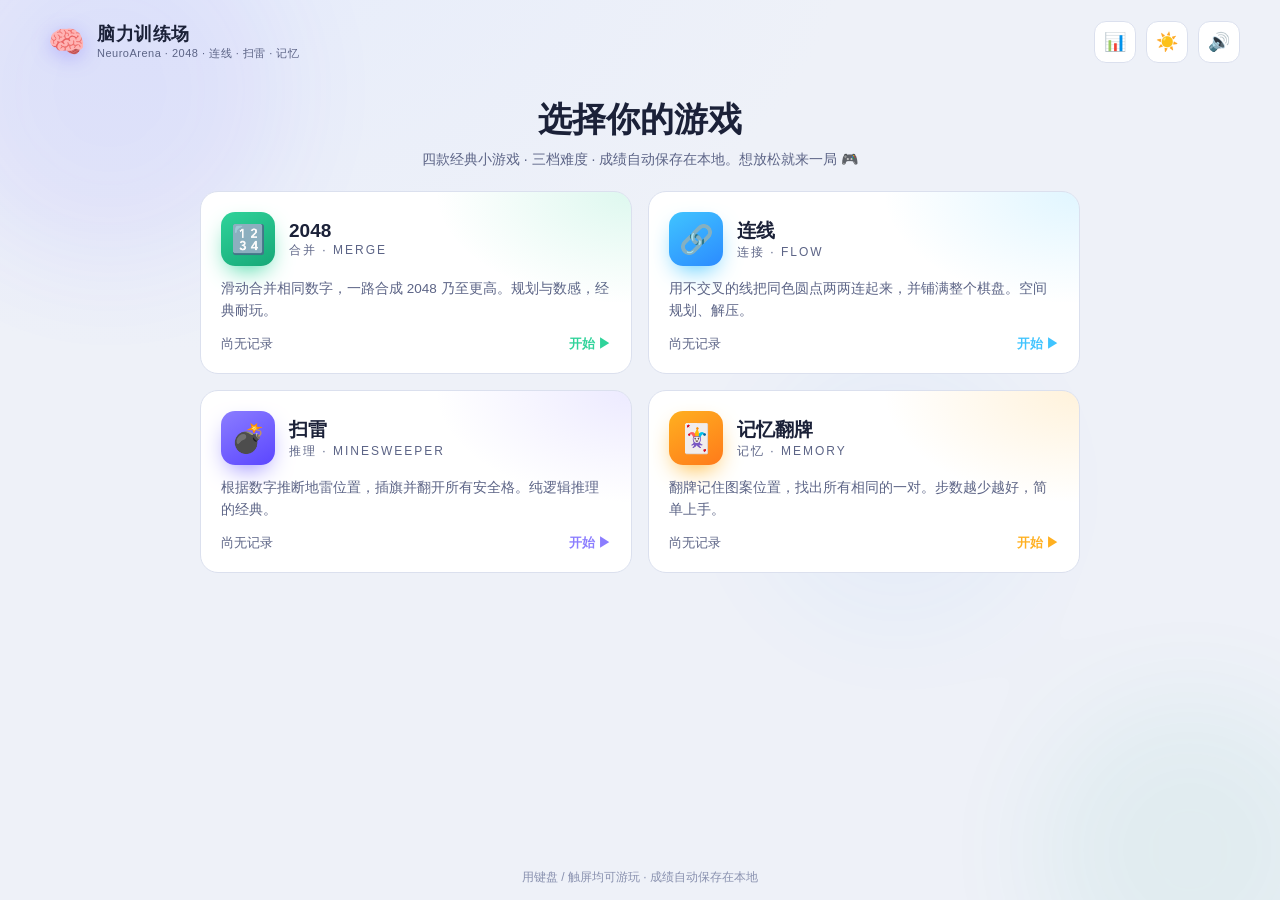
<file: index.html>
<!DOCTYPE html>
<html lang="zh-CN">
<head>
  <meta charset="UTF-8" />
  <meta name="viewport" content="width=device-width, initial-scale=1.0, maximum-scale=1.0, user-scalable=no" />
  <meta name="theme-color" content="#0f1220" />
  <title>脑力训练场 · NeuroArena</title>
  <meta name="description" content="2048 · 连线 · 扫雷 · 记忆翻牌 四合一经典小游戏合集" />

  <!-- PWA：可「添加到主屏幕」，像原生 App 一样全屏 + 离线 -->
  <link rel="manifest" href="manifest.webmanifest" />
  <link rel="apple-touch-icon" href="apple-touch-icon.png" />
  <meta name="apple-mobile-web-app-capable" content="yes" />
  <meta name="mobile-web-app-capable" content="yes" />
  <meta name="apple-mobile-web-app-status-bar-style" content="black-translucent" />
  <meta name="apple-mobile-web-app-title" content="脑力训练场" />

  <link rel="stylesheet" href="assets/style.css" />
  <link rel="icon" type="image/png" href="favicon.png" />
  <script>
    /* 首帧前应用主题，避免闪烁 */
    try {
      var _t = localStorage.getItem("na_theme");
      _t = _t ? JSON.parse(_t) : (window.matchMedia && matchMedia("(prefers-color-scheme: light)").matches ? "light" : "dark");
      document.documentElement.setAttribute("data-theme", _t);
    } catch (e) { document.documentElement.setAttribute("data-theme", "dark"); }
  </script>
</head>
<body>
  <div class="bg-orbs" aria-hidden="true">
    <span class="orb orb-1"></span>
    <span class="orb orb-2"></span>
    <span class="orb orb-3"></span>
  </div>

  <header class="app-header">
    <div class="brand" id="brand-home" role="button" tabindex="0" title="返回首页">
      <span class="brand-logo">🧠</span>
      <span class="brand-text">
        <strong>脑力训练场</strong>
        <small>NeuroArena · 2048 · 连线 · 扫雷 · 记忆</small>
      </span>
    </div>
    <div class="header-actions">
      <button id="stats-btn" class="icon-btn" title="能力总览" aria-label="能力总览">📊</button>
      <button id="theme-toggle" class="icon-btn" title="切换深色/浅色" aria-label="切换主题">🌙</button>
      <button id="sound-toggle" class="icon-btn" title="开/关音效" aria-label="切换音效">🔊</button>
    </div>
  </header>

  <main id="app" class="app-main">
    <!-- 各界面由 app.js 动态渲染 -->
  </main>

  <footer class="app-footer">
    <span>用键盘 / 触屏均可游玩 · 成绩自动保存在本地</span>
  </footer>

  <script src="assets/app.js"></script>
  <script>
    /* 注册 Service Worker（仅在 https/localhost 生效，file:// 会静默失败） */
    if ("serviceWorker" in navigator) {
      addEventListener("load", () => navigator.serviceWorker.register("sw.js").catch(() => {}));
    }
  </script>
</body>
</html>
</file>
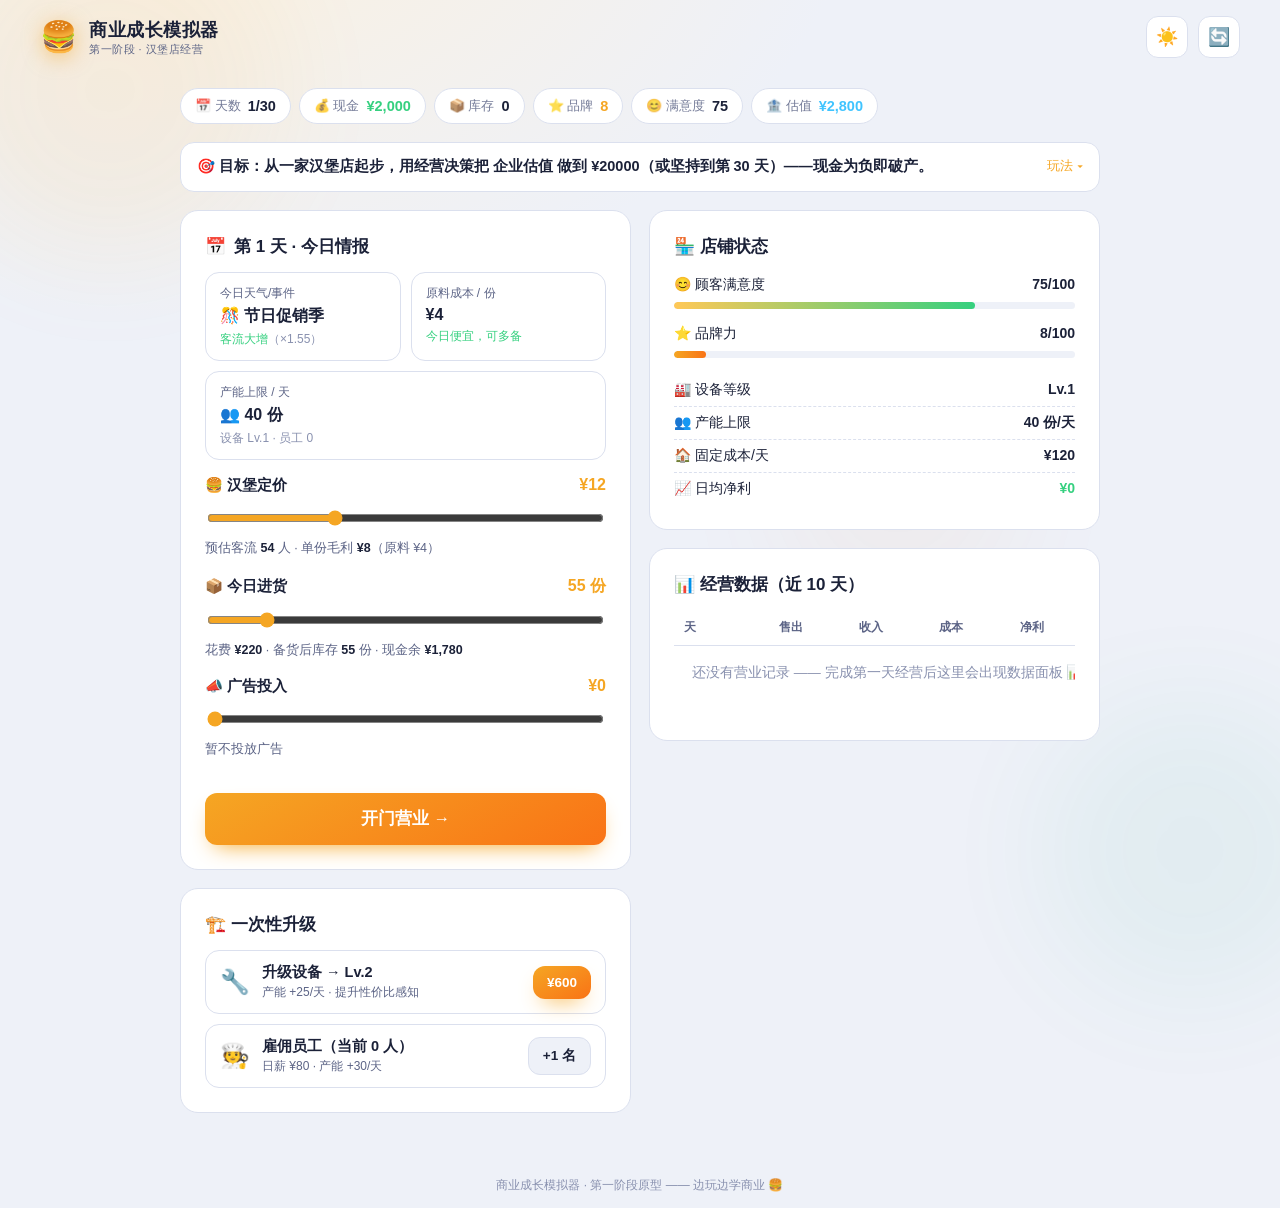
<file: business-sim.html>
<!DOCTYPE html>
<html lang="zh-CN">
<head>
<meta charset="UTF-8" />
<meta name="viewport" content="width=device-width, initial-scale=1.0" />
<meta name="theme-color" content="#0f1220" />
<title>商业成长模拟器 · 第一阶段：汉堡店</title>
<meta name="description" content="从一家汉堡店起步，用定价、进货、广告与升级决策，在真实的现金流与顾客反馈中经营成长 —— 商业成长模拟器 第一阶段原型。" />
<script>
  /* 首帧前应用主题，避免闪烁 */
  try {
    var _t = localStorage.getItem("bgs_theme");
    _t = _t ? JSON.parse(_t) : (window.matchMedia && matchMedia("(prefers-color-scheme: light)").matches ? "light" : "dark");
    document.documentElement.setAttribute("data-theme", _t);
  } catch (e) { document.documentElement.setAttribute("data-theme", "dark"); }
</script>
<style>
:root{
  --bg:#0f1220; --bg-soft:#161a2e; --panel:#1b2038; --panel-2:#222847; --line:#2c3355;
  --text:#eef1ff; --muted:#9aa3c7; --muted-2:#6f78a0;
  --accent:#f5a623; --accent-2:#f97316;      /* 商业金 → 橙 */
  --good:#35d07f; --bad:#ff5d6c; --warn:#ffc857; --blue:#40c4ff;
  --ring:rgba(255,255,255,.14); --overlay-bg:rgba(15,18,32,.82);
  --radius:18px; --radius-sm:12px; --shadow:0 18px 45px rgba(0,0,0,.45);
  --ease:cubic-bezier(.22,.61,.36,1);
}
:root[data-theme="light"]{
  --bg:#eef1f8; --bg-soft:#ffffff; --panel:#ffffff; --panel-2:#eef1f8; --line:#dbe0ee;
  --text:#1b2138; --muted:#5c6486; --muted-2:#8991af;
  --ring:rgba(20,26,54,.16); --shadow:0 18px 45px rgba(38,50,90,.16); --overlay-bg:rgba(20,26,54,.55);
}
*{box-sizing:border-box}
html,body{margin:0;padding:0;min-height:100%}
body{
  font-family:"PingFang SC","Microsoft YaHei","Noto Sans SC",-apple-system,BlinkMacSystemFont,"Segoe UI",Roboto,sans-serif;
  background:radial-gradient(1200px 800px at 15% -10%,#2a1f10 0%,var(--bg) 55%),
             radial-gradient(900px 700px at 110% 10%,#1b2233 0%,transparent 60%),var(--bg);
  color:var(--text); min-height:100vh; display:flex; flex-direction:column;
  -webkit-tap-highlight-color:transparent; overflow-x:hidden;
}
:root[data-theme="light"] body{
  background:radial-gradient(1200px 800px at 15% -10%,#fbf1df 0%,var(--bg) 55%),
             radial-gradient(900px 700px at 110% 10%,#eaf0ff 0%,transparent 60%),var(--bg);
}
.bg-orbs{position:fixed;inset:0;z-index:0;pointer-events:none;filter:blur(60px);opacity:.5}
:root[data-theme="light"] .bg-orbs{opacity:.22}
.orb{position:absolute;border-radius:50%}
.orb-1{width:340px;height:340px;top:-80px;left:-60px;background:#f5a623;opacity:.30}
.orb-2{width:300px;height:300px;bottom:-100px;right:-60px;background:#17a877;opacity:.24}
.orb-3{width:260px;height:260px;top:40%;left:60%;background:#f97316;opacity:.20}

/* 头部 */
.app-header{position:relative;z-index:2;display:flex;align-items:center;justify-content:space-between;padding:16px clamp(16px,4vw,40px);gap:12px}
.brand{display:flex;align-items:center;gap:12px}
.brand-logo{font-size:30px;line-height:1;filter:drop-shadow(0 4px 10px rgba(245,166,35,.5))}
.brand-text{display:flex;flex-direction:column}
.brand-text strong{font-size:18px;letter-spacing:.5px}
.brand-text small{color:var(--muted);font-size:11px;letter-spacing:.5px}
.header-actions{display:flex;gap:10px}
.icon-btn{background:var(--panel);border:1px solid var(--line);color:var(--text);width:42px;height:42px;border-radius:12px;font-size:18px;cursor:pointer;transition:transform .15s var(--ease),background .2s}
.icon-btn:hover{background:var(--panel-2);transform:translateY(-1px)}
.icon-btn:active{transform:translateY(0) scale(.96)}

.app-main{position:relative;z-index:1;flex:1;width:100%;max-width:1000px;margin:0 auto;padding:8px clamp(16px,4vw,40px) 32px}
.app-footer{position:relative;z-index:1;text-align:center;color:var(--muted-2);font-size:12px;padding:14px}

/* 顶部状态药丸 */
.stat-pills{display:flex;gap:8px;flex-wrap:wrap;margin:6px 0 18px}
.pill{background:var(--panel);border:1px solid var(--line);border-radius:999px;padding:8px 14px;font-size:13px;color:var(--muted);display:inline-flex;align-items:center;gap:7px;white-space:nowrap}
.pill b{color:var(--text);font-variant-numeric:tabular-nums;font-size:14.5px}
.pill.money b{color:var(--good)} .pill.brand b{color:var(--accent)} .pill.val b{color:var(--blue)}
.pill .lbl{opacity:.85}

.panel{background:linear-gradient(160deg,var(--panel) 0%,var(--bg-soft) 100%);border:1px solid var(--line);border-radius:var(--radius);padding:clamp(16px,3vw,24px);margin-bottom:18px;min-width:0}
.panel h3{margin:0 0 14px;font-size:17px;display:flex;align-items:center;gap:8px}
.grid2{display:grid;grid-template-columns:minmax(0,1fr) minmax(0,1fr);gap:18px}
.grid2>div{min-width:0}
@media(max-width:760px){.grid2{grid-template-columns:minmax(0,1fr)}}

/* 说明折叠 */
.howto{margin:0 0 18px;border:1px solid var(--line);border-radius:14px;background:var(--bg-soft)}
.howto>summary{list-style:none;cursor:pointer;padding:13px 16px;display:flex;align-items:center;gap:12px}
.howto>summary::-webkit-details-marker{display:none}
.howto-goal{flex:1;color:var(--text);font-weight:600;font-size:14.5px;line-height:1.5}
.howto-more{color:var(--accent);font-size:12.5px;white-space:nowrap}
.howto-more::after{content:"▾";margin-left:4px}
.howto[open] .howto-more::after{content:"▴"}
.howto-body{padding:2px 16px 15px;color:var(--muted);font-size:13.5px;line-height:1.75}
.howto-body b{color:var(--text)}
.howto-body ul{margin:8px 0;padding-left:20px}

/* 情报卡 */
.intel{display:flex;flex-wrap:wrap;gap:10px;margin-bottom:16px}
.intel-item{flex:1;min-width:130px;background:var(--bg-soft);border:1px solid var(--line);border-radius:14px;padding:12px 14px}
.intel-item .k{color:var(--muted);font-size:12px;margin-bottom:4px}
.intel-item .v{font-size:16px;font-weight:700;font-variant-numeric:tabular-nums;display:flex;align-items:center;gap:6px}

/* 决策控件 */
.ctrl{margin-bottom:18px}
.ctrl:last-child{margin-bottom:0}
.ctrl-head{display:flex;justify-content:space-between;align-items:baseline;margin-bottom:8px}
.ctrl-head .name{font-weight:600;font-size:14.5px}
.ctrl-head .hintx{color:var(--muted);font-size:12px}
.ctrl-val{color:var(--accent);font-weight:800;font-variant-numeric:tabular-nums;font-size:16px}
.stepper{display:flex;align-items:center;gap:10px}
.stepper input[type=range]{flex:1;accent-color:var(--accent);height:26px}
.stepbtns{display:flex;gap:6px}
.mini{width:40px;height:40px;border-radius:11px;border:1px solid var(--line);background:var(--panel-2);color:var(--text);font-size:20px;font-weight:700;cursor:pointer;line-height:1;display:grid;place-items:center;transition:transform .12s,background .2s}
.mini:hover{background:var(--panel);transform:translateY(-1px)}
.mini:active{transform:scale(.94)}
.mini:disabled{opacity:.4;cursor:not-allowed}
.subnote{color:var(--muted);font-size:12.5px;margin-top:6px;line-height:1.5}
.subnote b{color:var(--text)}

/* 升级项 */
.upgrades{display:flex;flex-direction:column;gap:10px}
.upg{display:flex;align-items:center;gap:12px;background:var(--bg-soft);border:1px solid var(--line);border-radius:14px;padding:12px 14px}
.upg .ico{font-size:24px}
.upg .info{flex:1}
.upg .info b{font-size:14.5px}
.upg .info div{color:var(--muted);font-size:12px;margin-top:2px}

.btn{border:none;border-radius:12px;padding:12px 20px;cursor:pointer;font-size:15px;font-weight:700;color:#fff;background:linear-gradient(150deg,var(--accent) 0%,var(--accent-2) 100%);box-shadow:0 10px 22px -10px var(--accent);transition:transform .15s var(--ease),filter .2s,opacity .2s}
.btn:hover{filter:brightness(1.08);transform:translateY(-1px)}
.btn:active{transform:translateY(0) scale(.98)}
.btn:disabled{opacity:.45;cursor:not-allowed;filter:none;transform:none}
.btn.ghost{background:var(--panel-2);box-shadow:none;color:var(--text);border:1px solid var(--line)}
.btn.sm{padding:9px 14px;font-size:13.5px}
.btn.block{width:100%;padding:15px;font-size:16.5px}

/* 数据表 */
.table-wrap{overflow-x:auto;max-width:100%;-webkit-overflow-scrolling:touch}
table{width:100%;border-collapse:collapse;font-size:13.5px;min-width:460px}
th,td{padding:9px 10px;text-align:right;border-bottom:1px solid var(--line);font-variant-numeric:tabular-nums;white-space:nowrap}
th{color:var(--muted);font-weight:600;font-size:12px}
th:first-child,td:first-child{text-align:left}
tbody tr:last-child td{border-bottom:none}
.pos{color:var(--good)} .neg{color:var(--bad)}
.empty{color:var(--muted-2);text-align:center;padding:18px}

/* 结算行 */
.pl-row{display:flex;justify-content:space-between;padding:7px 0;border-bottom:1px dashed var(--line);font-size:14px}
.pl-row:last-child{border-bottom:none}
.pl-row .amt{font-variant-numeric:tabular-nums;font-weight:600}
.pl-total{margin-top:8px;padding-top:10px;border-top:2px solid var(--line);font-size:16px;font-weight:800}

/* 遮罩 */
.overlay{position:fixed;inset:0;background:var(--overlay-bg);backdrop-filter:blur(4px);z-index:60;display:grid;place-items:center;padding:20px;animation:fade .25s var(--ease)}
@keyframes fade{from{opacity:0}to{opacity:1}}
.modal{width:100%;max-width:460px;background:linear-gradient(160deg,var(--panel) 0%,var(--bg-soft) 100%);border:1px solid var(--line);border-radius:var(--radius);padding:24px;box-shadow:var(--shadow);animation:pop .3s var(--ease)}
@keyframes pop{from{transform:translateY(14px) scale(.97);opacity:0}to{transform:none;opacity:1}}
.modal h2{margin:0 0 4px;font-size:22px;text-align:center}
.modal .day-badge{text-align:center;color:var(--muted);font-size:13px;margin-bottom:16px}
.metric-chips{display:flex;gap:8px;flex-wrap:wrap;justify-content:center;margin:14px 0 4px}
.chip{background:var(--bg-soft);border:1px solid var(--line);border-radius:999px;padding:6px 12px;font-size:12.5px;color:var(--muted)}
.chip b{font-variant-numeric:tabular-nums}
.result-emoji{font-size:50px;text-align:center;margin-bottom:4px}
.big-num{font-size:40px;font-weight:800;text-align:center;font-variant-numeric:tabular-nums}
.event-banner{background:var(--bg-soft);border:1px solid var(--line);border-left:4px solid var(--accent);border-radius:10px;padding:10px 14px;font-size:13.5px;color:var(--muted);margin-bottom:14px}
.event-banner b{color:var(--text)}

.toast{position:fixed;left:50%;bottom:34px;transform:translateX(-50%) translateY(20px);background:var(--panel-2);border:1px solid var(--line);color:var(--text);padding:12px 20px;border-radius:12px;font-size:14px;z-index:80;opacity:0;pointer-events:none;transition:opacity .3s,transform .3s;box-shadow:var(--shadow)}
.toast.show{opacity:1;transform:translateX(-50%) translateY(0)}

.center{text-align:center}
.mt{margin-top:16px}
.row{display:flex;gap:10px;flex-wrap:wrap;align-items:center}
.row.center{justify-content:center}
.tiny{color:var(--muted-2);font-size:12px}
.bar{height:7px;background:var(--panel-2);border-radius:999px;overflow:hidden;margin-top:6px}
.bar>i{display:block;height:100%;border-radius:999px;transition:width .4s var(--ease)}
</style>
</head>
<body>
<div class="bg-orbs" aria-hidden="true"><span class="orb orb-1"></span><span class="orb orb-2"></span><span class="orb orb-3"></span></div>

<header class="app-header">
  <div class="brand">
    <span class="brand-logo">🍔</span>
    <span class="brand-text"><strong>商业成长模拟器</strong><small>第一阶段 · 汉堡店经营</small></span>
  </div>
  <div class="header-actions">
    <button class="icon-btn" id="btn-theme" title="切换主题">🌙</button>
    <button class="icon-btn" id="btn-restart" title="重新开始">🔄</button>
  </div>
</header>

<main class="app-main">
  <div class="stat-pills" id="pills"></div>

  <details class="howto">
    <summary>
      <span class="howto-goal">🎯 目标：从一家汉堡店起步，用经营决策把 <b>企业估值</b> 做到 <b>¥20000</b>（或坚持到第 30 天）——现金为负即破产。</span>
      <span class="howto-more">玩法</span>
    </summary>
    <div class="howto-body">
      每天开门前，你会拿到一份<b>今日情报</b>（天气客流、原料价格），据此做四类决策：
      <ul>
        <li><b>定价</b>：价格越高毛利越大，但客流会下降、满意度受"性价比"影响。</li>
        <li><b>进货</b>：备货不足会售罄流失顾客；备货过多会产生<b>损耗</b>（库存周转的代价）。</li>
        <li><b>广告</b>：提升当日客流并长期积累<b>品牌</b>，但要算得过投入产出。</li>
        <li><b>升级/雇人</b>：提高<b>产能</b>上限；产能不足会因排队流失顾客并拉低满意度。</li>
      </ul>
      点「开门营业」后结算当天损益，<b>满意度</b>与<b>品牌</b>会随服务质量涨跌，进而影响明天的客流。
      系统不直接给答案——从每天的数据里找原因、优化策略，正是商业思维的训练。
    </div>
  </details>

  <div class="grid2">
    <!-- 决策区 -->
    <div>
      <div class="panel">
        <h3>📅 <span id="day-title">第 1 天 · 今日情报</span></h3>
        <div class="intel" id="intel"></div>

        <div class="ctrl">
          <div class="ctrl-head"><span class="name">🍔 汉堡定价</span><span class="ctrl-val" id="price-val">¥12</span></div>
          <div class="stepper">
            <input type="range" id="price" min="6" max="25" step="1" value="12" />
          </div>
          <div class="subnote" id="price-note"></div>
        </div>

        <div class="ctrl">
          <div class="ctrl-head"><span class="name">📦 今日进货</span><span class="ctrl-val" id="buy-val">0 份</span></div>
          <div class="stepper">
            <input type="range" id="buy" min="0" max="200" step="5" value="0" />
          </div>
          <div class="subnote" id="buy-note"></div>
        </div>

        <div class="ctrl">
          <div class="ctrl-head"><span class="name">📣 广告投入</span><span class="ctrl-val" id="ad-val">¥0</span></div>
          <div class="stepper">
            <input type="range" id="ad" min="0" max="600" step="25" value="0" />
          </div>
          <div class="subnote" id="ad-note"></div>
        </div>

        <button class="btn block mt" id="btn-open">开门营业 →</button>
      </div>

      <div class="panel">
        <h3>🏗️ 一次性升级</h3>
        <div class="upgrades" id="upgrades"></div>
      </div>
    </div>

    <!-- 状态 + 数据区 -->
    <div>
      <div class="panel">
        <h3>🏪 店铺状态</h3>
        <div id="status-body"></div>
      </div>

      <div class="panel">
        <h3>📊 经营数据（近 10 天）</h3>
        <div class="table-wrap">
          <table id="ledger">
            <thead><tr><th>天</th><th>售出</th><th>收入</th><th>成本</th><th>净利</th><th>现金</th></tr></thead>
            <tbody></tbody>
          </table>
        </div>
        <div class="subnote mt" id="ledger-note"></div>
      </div>
    </div>
  </div>
</main>

<footer class="app-footer">商业成长模拟器 · 第一阶段原型 —— 边玩边学商业 🍔</footer>

<div class="toast" id="toast"></div>

<script>
"use strict";
/* ============================================================
   商业成长模拟器 · 第一阶段：汉堡店
   纯前端、零依赖的经营模拟。核心是"决策 → 反馈 → 复盘"闭环。
   ============================================================ */

const $ = (s)=>document.querySelector(s);
const clamp=(v,a,b)=>Math.max(a,Math.min(b,v));
const yuan=(n)=>"¥"+Math.round(n).toLocaleString("zh-CN");
const rnd=(a,b)=>a+Math.random()*(b-a);
const pick=(arr)=>arr[Math.floor(Math.random()*arr.length)];

/* ---------- 常量（可平衡性调参） ---------- */
const START = { cash:2000, brand:8, satis:75, price:12, invent:0, equip:1, staff:0 };
const RENT = 120;            // 每日房租
const WAGE = 80;             // 每名员工日薪
const BASE_CAP = 40;         // 自营基础产能
const CAP_PER_EQUIP = 25;    // 每级设备增加产能
const CAP_PER_STAFF = 30;    // 每名员工增加产能
const SPOIL_RATE = 0.15;     // 隔夜库存损耗率
const WIN_VAL = 20000;       // 估值达标
const MAX_DAY = 30;          // 天数上限

const WEATHERS = [
  {name:"晴天",   icon:"☀️", f:1.30},
  {name:"多云",   icon:"⛅", f:1.05},
  {name:"阴天",   icon:"☁️", f:0.92},
  {name:"小雨",   icon:"🌧️", f:0.75},
  {name:"大雨",   icon:"⛈️", f:0.60},
];
const FESTIVALS = [
  {name:"周末人潮", icon:"🎉", f:1.45},
  {name:"社区活动", icon:"🎪", f:1.35},
  {name:"节日促销季", icon:"🎊", f:1.55},
];

/* ---------- 存档（最佳成绩） ---------- */
const BEST_KEY="bgs_best";
function loadBest(){ try{return JSON.parse(localStorage.getItem(BEST_KEY))||{val:0,day:0};}catch(e){return {val:0,day:0};} }
function saveBest(b){ try{localStorage.setItem(BEST_KEY,JSON.stringify(b));}catch(e){} }

/* ---------- 游戏状态 ---------- */
let S, todayEvent, over;

function newGame(){
  S = {
    day:1, cash:START.cash, brand:START.brand, satis:START.satis,
    invent:START.invent, equip:START.equip, staff:START.staff,
    ingCost:5, ledger:[], profitSum:0, profitDays:0
  };
  over=false;
  rollEvent();
  // 合理的默认进货建议：预估客流
  const est=estimateDemand(START.price,0);
  $("#buy").value = Math.min(200, Math.round(est/5)*5);
  $("#price").value = START.price;
  $("#ad").value = 0;
  renderAll();
}

/* 每天开门前生成情报：天气 + 原料价 */
function rollEvent(){
  // 10% 概率有节日/活动，否则普通天气
  const isFest = Math.random()<0.18;
  const w = isFest ? pick(FESTIVALS) : pick(WEATHERS);
  S.ingCost = Math.round(clamp(5+rnd(-1.5,2.2),3,8));
  todayEvent = { ...w, fest:isFest };
}

/* ---------- 客流模型 ---------- */
function refPrice(){ return 10 + (S.equip-1)*1.5 + (S.satis-70)*0.05; }
function capacity(){ return BASE_CAP + (S.equip-1)*CAP_PER_EQUIP + S.staff*CAP_PER_STAFF; }

function estimateDemand(price, ad){
  const base = 30 + S.brand*1.2;
  const priceFactor = clamp(1.9 - price/refPrice(), 0.12, 1.6);
  const satisFactor = 0.6 + S.satis/125;
  const adFactor = 1 + Math.sqrt(ad)/25;
  const evFactor = todayEvent ? todayEvent.f : 1;
  return Math.max(0, Math.round(base*priceFactor*satisFactor*adFactor*evFactor));
}

/* ---------- 估值 ---------- */
function valuation(){
  const avgProfit = S.profitDays? S.profitSum/S.profitDays : 0;
  return Math.max(0, Math.round(Math.max(0,S.cash) + S.brand*100 + Math.max(0,avgProfit)*30));
}

/* ============================================================
   核心：结算一天
   ============================================================ */
function runDay(){
  const price=+$("#price").value, buy=+$("#buy").value, ad=+$("#ad").value;
  const buyCost = buy*S.ingCost;
  const spend = buyCost + ad;
  if(spend > S.cash){ toast("现金不够支付进货 + 广告 😵"); return; }

  // 采购与投入先扣现金
  S.cash -= buyCost;
  S.invent += buy;

  const demand = estimateDemand(price, ad);
  const cap = capacity();
  const servable = Math.min(demand, cap);           // 产能能接待的人数
  const sales = Math.min(servable, S.invent);       // 再受库存限制
  const lostCap = Math.max(0, demand-cap);          // 产能不足流失
  const lostStock = Math.max(0, servable-S.invent); // 售罄流失

  const revenue = sales*price;
  const cogs = sales*S.ingCost;
  const wages = S.staff*WAGE;
  const rent = RENT;
  // 广告已计入 spend，但现金在这里统一结算：先把广告扣掉
  S.cash -= ad;

  // 隔夜库存损耗
  let leftover = S.invent - sales;
  const spoil = Math.round(leftover*SPOIL_RATE);
  const spoilCost = spoil*S.ingCost;
  S.invent = leftover - spoil;

  const profit = revenue - cogs - wages - rent - ad - spoilCost;
  S.cash += revenue - wages - rent;   // COGS 已在进货时付；损耗是沉没库存不再退钱

  // 满意度：满足率 + 价格公平
  const fulfill = demand>0 ? sales/demand : 1;
  let satDelta = (fulfill-0.85)*22;
  const fair = (refPrice()*1.25 - price)/refPrice()*6;
  satDelta += fair;
  satDelta = clamp(satDelta,-14,10);
  const satBefore=S.satis;
  S.satis = clamp(S.satis + satDelta*0.6, 0, 100);

  // 品牌：广告 + 满意度 - 自然衰减
  const brandBefore=S.brand;
  let brandDelta = Math.sqrt(ad)/14 + (S.satis-70)*0.03 - 0.5;
  S.brand = clamp(S.brand + brandDelta, 0, 100);

  // 记账
  S.profitSum += profit; S.profitDays++;
  S.ledger.push({ day:S.day, sales, revenue, cost:cogs+wages+rent+ad+spoilCost, profit, cash:S.cash });

  const result = {
    price, ad, demand, cap, sales, lostCap, lostStock,
    revenue, cogs, wages, rent, spoil, spoilCost, profit,
    satDelta:S.satis-satBefore, brandDelta:S.brand-brandBefore,
    invent:S.invent
  };

  // 判定
  if(S.cash < 0){ over="bust"; }
  else if(valuation() >= WIN_VAL){ over="win"; }
  else if(S.day >= MAX_DAY){ over="end"; }

  showDayResult(result);

  if(!over){
    S.day++;
    rollEvent();
    // 帮玩家把进货默认成预估客流，减少重复操作
    const est=estimateDemand(price,0);
    $("#buy").value = clamp(Math.round(est/5)*5,0,200);
    $("#ad").value = ad;
  }
  renderAll();
}

/* ============================================================
   渲染
   ============================================================ */
function renderAll(){
  renderPills(); renderIntel(); renderControls(); renderUpgrades(); renderStatus(); renderLedger();
  $("#day-title").textContent = `第 ${S.day} 天 · 今日情报`;
}

function renderPills(){
  const v=valuation();
  $("#pills").innerHTML = `
    <span class="pill"><span class="lbl">📅 天数</span><b>${S.day}/${MAX_DAY}</b></span>
    <span class="pill money"><span class="lbl">💰 现金</span><b>${yuan(S.cash)}</b></span>
    <span class="pill"><span class="lbl">📦 库存</span><b>${S.invent}</b></span>
    <span class="pill brand"><span class="lbl">⭐ 品牌</span><b>${S.brand.toFixed(0)}</b></span>
    <span class="pill"><span class="lbl">😊 满意度</span><b>${S.satis.toFixed(0)}</b></span>
    <span class="pill val"><span class="lbl">🏦 估值</span><b>${yuan(v)}</b></span>`;
}

function renderIntel(){
  const e=todayEvent;
  const trend = e.fest ? '<span style="color:var(--good)">客流大增</span>'
    : e.f>=1.05 ? '<span style="color:var(--good)">客流偏旺</span>'
    : e.f<0.9 ? '<span style="color:var(--bad)">客流偏淡</span>' : '客流一般';
  const cheap = S.ingCost<=4, dear = S.ingCost>=7;
  $("#intel").innerHTML = `
    <div class="intel-item"><div class="k">今日天气/事件</div><div class="v">${e.icon} ${e.name}</div><div class="tiny" style="margin-top:4px">${trend}（×${e.f.toFixed(2)}）</div></div>
    <div class="intel-item"><div class="k">原料成本 / 份</div><div class="v">${yuan(S.ingCost)}</div><div class="tiny" style="margin-top:4px">${cheap?'<span style="color:var(--good)">今日便宜，可多备</span>':dear?'<span style="color:var(--bad)">今日偏贵，谨慎</span>':'价格正常'}</div></div>
    <div class="intel-item"><div class="k">产能上限 / 天</div><div class="v">👥 ${capacity()} 份</div><div class="tiny" style="margin-top:4px">设备 Lv.${S.equip} · 员工 ${S.staff}</div></div>`;
}

function renderControls(){
  const price=+$("#price").value, buy=+$("#buy").value, ad=+$("#ad").value;
  $("#price-val").textContent = yuan(price);
  $("#buy-val").textContent = buy+" 份";
  $("#ad-val").textContent = yuan(ad);

  const est = estimateDemand(price, ad);
  const grossEach = price - S.ingCost;
  $("#price-note").innerHTML = `预估客流 <b>${est}</b> 人 · 单份毛利 <b>${yuan(grossEach)}</b>（原料 ${yuan(S.ingCost)}）`;

  const buyCost=buy*S.ingCost;
  const after=S.invent+buy;
  $("#buy-note").innerHTML = `花费 <b>${yuan(buyCost)}</b> · 备货后库存 <b>${after}</b> 份 · 现金余 <b>${yuan(S.cash-buyCost-ad)}</b>`;

  const adEst = estimateDemand(price,0);
  $("#ad-note").innerHTML = ad>0
    ? `广告使客流 <b>${adEst} → ${est}</b>（+${est-adEst}），并积累品牌`
    : `暂不投放广告`;

  // 库存/现金约束下的按钮禁用
  const maxAfford = Math.floor((S.cash-ad)/Math.max(1,S.ingCost));
  $("#buy").max = Math.max(0, Math.min(400, Math.max(maxAfford, buy)));
  $("#btn-open").disabled = (buyCost+ad>S.cash);
}

function renderUpgrades(){
  const equipCost = Math.round(600*Math.pow(1.7,S.equip-1));
  const hireInfo = `日薪 ${yuan(WAGE)} · 产能 +${CAP_PER_STAFF}/天`;
  $("#upgrades").innerHTML = `
    <div class="upg">
      <span class="ico">🔧</span>
      <div class="info"><b>升级设备 → Lv.${S.equip+1}</b><div>产能 +${CAP_PER_EQUIP}/天 · 提升性价比感知</div></div>
      <button class="btn sm ${S.cash<equipCost?'ghost':''}" id="btn-equip" ${S.cash<equipCost?'disabled':''}>${yuan(equipCost)}</button>
    </div>
    <div class="upg">
      <span class="ico">🧑‍🍳</span>
      <div class="info"><b>雇佣员工（当前 ${S.staff} 人）</b><div>${hireInfo}</div></div>
      <button class="btn sm ghost" id="btn-hire">+1 名</button>
    </div>
    ${S.staff>0?`<div class="upg"><span class="ico">🚪</span><div class="info"><b>辞退员工</b><div>省下日薪，但降低产能</div></div><button class="btn sm ghost" id="btn-fire">-1 名</button></div>`:''}`;

  $("#btn-equip") && ($("#btn-equip").onclick=()=>{
    if(S.cash<equipCost) return;
    S.cash-=equipCost; S.equip++; toast(`设备升级到 Lv.${S.equip} 🔧`); renderAll();
  });
  $("#btn-hire") && ($("#btn-hire").onclick=()=>{ S.staff++; toast(`雇佣了 1 名员工，产能 +${CAP_PER_STAFF} 🧑‍🍳`); renderAll(); });
  $("#btn-fire") && ($("#btn-fire").onclick=()=>{ if(S.staff>0){S.staff--; toast("辞退 1 名员工"); renderAll();} });
}

function renderStatus(){
  const cap=capacity();
  const avgProfit = S.profitDays? S.profitSum/S.profitDays : 0;
  const barsHtml = (label,val,color)=>`
    <div class="pl-row" style="border:none;padding:4px 0 2px"><span>${label}</span><span class="amt">${val.toFixed(0)}/100</span></div>
    <div class="bar"><i style="width:${val}%;background:${color}"></i></div>`;
  $("#status-body").innerHTML = `
    ${barsHtml("😊 顾客满意度", S.satis, "linear-gradient(90deg,var(--warn),var(--good))")}
    <div style="height:12px"></div>
    ${barsHtml("⭐ 品牌力", S.brand, "linear-gradient(90deg,var(--accent),var(--accent-2))")}
    <div class="pl-row mt"><span>🏭 设备等级</span><span class="amt">Lv.${S.equip}</span></div>
    <div class="pl-row"><span>👥 产能上限</span><span class="amt">${cap} 份/天</span></div>
    <div class="pl-row"><span>🏠 固定成本/天</span><span class="amt">${yuan(RENT+S.staff*WAGE)}</span></div>
    <div class="pl-row"><span>📈 日均净利</span><span class="amt ${avgProfit>=0?'pos':'neg'}">${yuan(avgProfit)}</span></div>`;
}

function renderLedger(){
  const rows=S.ledger.slice(-10).reverse();
  const tb=$("#ledger tbody");
  if(!rows.length){ tb.innerHTML=`<tr><td colspan="6" class="empty">还没有营业记录 —— 完成第一天经营后这里会出现数据面板 📊</td></tr>`; $("#ledger-note").innerHTML=''; return; }
  tb.innerHTML = rows.map(r=>`<tr>
    <td>D${r.day}</td><td>${r.sales}</td><td>${yuan(r.revenue)}</td><td>${yuan(r.cost)}</td>
    <td class="${r.profit>=0?'pos':'neg'}">${r.profit>=0?'+':''}${yuan(r.profit)}</td><td>${yuan(r.cash)}</td></tr>`).join("");
  const totProfit=S.ledger.reduce((a,r)=>a+r.profit,0);
  const totSales=S.ledger.reduce((a,r)=>a+r.sales,0);
  $("#ledger-note").innerHTML = `累计售出 <b>${totSales}</b> 份 · 累计净利 <b class="${totProfit>=0?'pos':'neg'}">${yuan(totProfit)}</b>`;
}

/* ---------- 结算弹窗 ---------- */
function showDayResult(r){
  const line=(label,amt,cls="")=>`<div class="pl-row"><span>${label}</span><span class="amt ${cls}">${amt>=0&&!cls?'':''}${yuan(amt)}</span></div>`;
  let lost="";
  if(r.lostStock>0) lost+=`<div class="event-banner">😟 <b>${r.lostStock}</b> 位顾客因<b>售罄</b>离开——备货不足。</div>`;
  if(r.lostCap>0) lost+=`<div class="event-banner">⏳ <b>${r.lostCap}</b> 位顾客因<b>排队过久/产能不足</b>放弃——考虑升级或雇人。</div>`;

  let head, foot;
  if(over){
    const v=valuation(); const best=loadBest();
    let isBest=false;
    if(v>best.val || (over==="win"&&best.val<WIN_VAL)){ best.val=Math.max(best.val,v); best.day=Math.max(best.day,S.day); saveBest(best); isBest=true; }
    else { best.day=Math.max(best.day,S.day); saveBest(best); }
    const emoji = over==="win"?"🏆": over==="bust"?"💸":"🏁";
    const title = over==="win"?"经营成功！": over==="bust"?"资金链断裂":"30 天挑战结束";
    head=`<div class="result-emoji">${emoji}</div><h2>${title}</h2><div class="day-badge">第 ${S.day} 天 · 最终估值</div>
      <div class="big-num" style="color:var(--blue)">${yuan(v)}</div>
      ${isBest?'<div class="center" style="margin-top:8px"><span class="chip" style="border-color:var(--accent);color:var(--accent)">🎉 新纪录</span></div>':''}
      <div class="center tiny mt">历史最佳估值 ${yuan(best.val)} · 最长经营 ${best.day} 天</div>`;
    foot=`<button class="btn block mt" id="modal-restart">再来一局 🔄</button>`;
  } else {
    head=`<h2>第 ${r.price?S.day:S.day} 天 · 营业结算</h2>
      <div class="day-badge">${todayEventLabelPrev()} · 售出 ${r.sales} / 需求 ${r.demand}</div>`;
    foot=`<button class="btn block mt" id="modal-continue">继续经营 →</button>`;
  }

  const profitCls = r.profit>=0?'pos':'neg';
  const body = over && over!=="end" && over!=="win" ? "" : `
    ${lost}
    ${line("🍔 营业收入", r.revenue, "pos")}
    ${line("— 原料成本", -r.cogs, "neg")}
    ${r.wages>0?line("— 员工工资", -r.wages, "neg"):""}
    ${line("— 房租", -r.rent, "neg")}
    ${r.ad>0?line("— 广告投入", -r.ad, "neg"):""}
    ${r.spoil>0?line(`— 库存损耗（${r.spoil} 份）`, -r.spoilCost, "neg"):""}
    <div class="pl-row pl-total"><span>当日净利</span><span class="amt ${profitCls}">${r.profit>=0?'+':''}${yuan(r.profit)}</span></div>
    <div class="metric-chips">
      <span class="chip">😊 满意度 <b class="${r.satDelta>=0?'pos':'neg'}">${r.satDelta>=0?'+':''}${r.satDelta.toFixed(1)}</b></span>
      <span class="chip">⭐ 品牌 <b class="${r.brandDelta>=0?'pos':'neg'}">${r.brandDelta>=0?'+':''}${r.brandDelta.toFixed(1)}</b></span>
      <span class="chip">📦 剩余库存 <b>${r.invent}</b></span>
    </div>`;

  const ov=document.createElement("div");
  ov.className="overlay"; ov.id="overlay";
  ov.innerHTML=`<div class="modal">${head}${body}${foot}</div>`;
  document.body.appendChild(ov);
  const cont=$("#modal-continue"); if(cont) cont.onclick=()=>ov.remove();
  const rs=$("#modal-restart"); if(rs) rs.onclick=()=>{ ov.remove(); newGame(); };
  ov.addEventListener("click",(e)=>{ if(e.target===ov && $("#modal-continue")) ov.remove(); });
}
let _prevEventLabel="";
function todayEventLabelPrev(){ return _prevEventLabel; }

/* ---------- 交互绑定 ---------- */
["price","buy","ad"].forEach(id=>{ $("#"+id).addEventListener("input",renderControls); });
$("#btn-open").onclick=()=>{ _prevEventLabel=`${todayEvent.icon} ${todayEvent.name}`; runDay(); };
$("#btn-restart").onclick=()=>{ if(confirm("确定重新开始一局？当前进度会丢失。")) newGame(); };

/* 主题 */
function applyThemeIcon(){ const t=document.documentElement.getAttribute("data-theme"); $("#btn-theme").textContent = t==="light"?"☀️":"🌙"; const m=$('meta[name=theme-color]'); if(m) m.setAttribute("content", t==="light"?"#eef1f8":"#0f1220"); }
$("#btn-theme").onclick=()=>{ const cur=document.documentElement.getAttribute("data-theme"); const nxt=cur==="light"?"dark":"light"; document.documentElement.setAttribute("data-theme",nxt); try{localStorage.setItem("bgs_theme",JSON.stringify(nxt));}catch(e){} applyThemeIcon(); };
applyThemeIcon();

/* Toast */
let toastTimer;
function toast(msg){ const t=$("#toast"); t.textContent=msg; t.classList.add("show"); clearTimeout(toastTimer); toastTimer=setTimeout(()=>t.classList.remove("show"),1800); }

/* 启动 */
newGame();
</script>
</body>
</html>
</file>
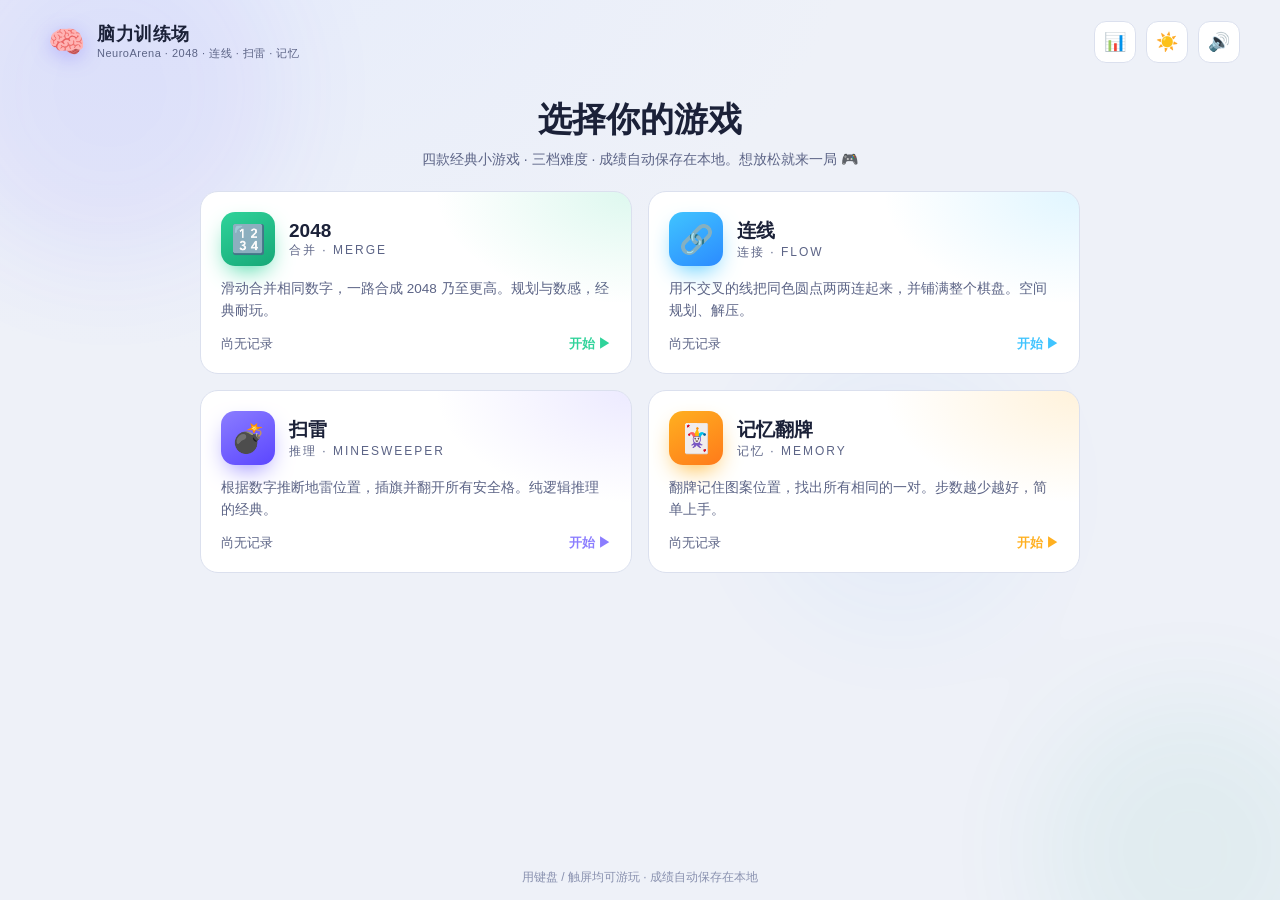
<file: standalone.html>
<!DOCTYPE html>
<html lang="zh-CN">
<head>
  <meta charset="UTF-8" />
  <meta name="viewport" content="width=device-width, initial-scale=1.0, maximum-scale=1.0, user-scalable=no" />
  <meta name="theme-color" content="#0f1220" />
  <title>脑力训练场 · NeuroArena</title>
  <meta name="description" content="2048 · 连线 · 扫雷 · 记忆翻牌 四合一经典小游戏合集" />

  <!-- PWA：可「添加到主屏幕」，像原生 App 一样全屏 + 离线 -->
  <link rel="manifest" href="manifest.webmanifest" />
  <link rel="apple-touch-icon" href="apple-touch-icon.png" />
  <meta name="apple-mobile-web-app-capable" content="yes" />
  <meta name="mobile-web-app-capable" content="yes" />
  <meta name="apple-mobile-web-app-status-bar-style" content="black-translucent" />
  <meta name="apple-mobile-web-app-title" content="脑力训练场" />

  <style>
/* ============================================================
   脑力训练场 · NeuroArena
   全局样式 — 深色现代主题，响应式，支持触屏
   ============================================================ */

:root {
  --bg: #0f1220;
  --bg-soft: #161a2e;
  --panel: #1b2038;
  --panel-2: #222847;
  --line: #2c3355;
  --text: #eef1ff;
  --muted: #9aa3c7;
  --muted-2: #6f78a0;

  /* 每个技能的主题色 */
  --reason: #8b7dff;   /* 推理 · 紫 */
  --reason-2: #5b46ff;
  --logic: #2fd39a;    /* 思维 · 绿 */
  --logic-2: #17a877;
  --reaction: #ffb020; /* 反应 · 橙 */
  --reaction-2: #ff7a1a;
  --spatial: #40c4ff;  /* 维度 · 蓝 */
  --spatial-2: #2b8bff;
  --schulte: #ff7ac0;  /* 综合 · 粉 */
  --schulte-2: #e0489f;

  --good: #35d07f;
  --bad: #ff5d6c;
  --warn: #ffc857;

  --ring: rgba(255, 255, 255, .14);  /* 棋子/色块描边 */
  --peg-mark: #ffffff;               /* 反馈点标记 */
  --arena-text: #eef1ff;             /* 反应区固定浅色文字 */
  --overlay-bg: rgba(15, 18, 32, .82);

  --radius: 18px;
  --radius-sm: 12px;
  --shadow: 0 18px 45px rgba(0, 0, 0, .45);
  --ease: cubic-bezier(.22, .61, .36, 1);
}

* { box-sizing: border-box; }

html, body {
  margin: 0;
  padding: 0;
  min-height: 100%;
}

body {
  font-family: "PingFang SC", "Microsoft YaHei", "Noto Sans SC",
    -apple-system, BlinkMacSystemFont, "Segoe UI", Roboto, sans-serif;
  background: radial-gradient(1200px 800px at 15% -10%, #1a2040 0%, var(--bg) 55%),
              radial-gradient(900px 700px at 110% 10%, #171a33 0%, transparent 60%),
              var(--bg);
  color: var(--text);
  min-height: 100vh;
  display: flex;
  flex-direction: column;
  -webkit-tap-highlight-color: transparent;
  overflow-x: hidden;
}

/* 背景光晕 */
.bg-orbs { position: fixed; inset: 0; z-index: 0; pointer-events: none; filter: blur(60px); opacity: .5; }
.orb { position: absolute; border-radius: 50%; }
.orb-1 { width: 340px; height: 340px; top: -80px; left: -60px; background: #4b3bff; opacity: .35; }
.orb-2 { width: 300px; height: 300px; bottom: -100px; right: -60px; background: #17a877; opacity: .28; }
.orb-3 { width: 260px; height: 260px; top: 40%; left: 60%; background: #2b8bff; opacity: .22; }

/* ---------- 头部 ---------- */
.app-header {
  position: relative;
  z-index: 2;
  display: flex;
  align-items: center;
  justify-content: space-between;
  padding: 16px clamp(16px, 4vw, 40px);
  gap: 12px;
}
.brand { display: flex; align-items: center; gap: 12px; cursor: pointer; border-radius: 14px; padding: 6px 8px; outline: none; }
.brand:focus-visible { box-shadow: 0 0 0 2px var(--reason-2); }
.brand-logo { font-size: 30px; line-height: 1; filter: drop-shadow(0 4px 10px rgba(91, 70, 255, .5)); }
.brand-text { display: flex; flex-direction: column; }
.brand-text strong { font-size: 18px; letter-spacing: .5px; }
.brand-text small { color: var(--muted); font-size: 11px; letter-spacing: .5px; }

.icon-btn {
  background: var(--panel);
  border: 1px solid var(--line);
  color: var(--text);
  width: 42px; height: 42px;
  border-radius: 12px;
  font-size: 18px;
  cursor: pointer;
  transition: transform .15s var(--ease), background .2s;
}
.icon-btn:hover { background: var(--panel-2); transform: translateY(-1px); }
.icon-btn:active { transform: translateY(0) scale(.96); }
.icon-btn.muted { opacity: .55; }
.header-actions { display: flex; gap: 10px; }

/* ---------- 主区域 ---------- */
.app-main {
  position: relative;
  z-index: 1;
  flex: 1;
  width: 100%;
  max-width: 960px;
  margin: 0 auto;
  padding: 8px clamp(16px, 4vw, 40px) 32px;
}

.app-footer {
  position: relative;
  z-index: 1;
  text-align: center;
  color: var(--muted-2);
  font-size: 12px;
  padding: 14px;
}

/* ---------- 首页卡片 ---------- */
.home-intro { text-align: center; margin: 6px 0 22px; }
.home-intro h1 { font-size: clamp(24px, 5vw, 34px); margin: 0 0 8px; }
.home-intro p { color: var(--muted); margin: 0; font-size: 14px; }

.card-grid {
  display: grid;
  grid-template-columns: repeat(2, 1fr);
  gap: 16px;
}
@media (max-width: 560px) { .card-grid { grid-template-columns: 1fr; } }

.game-card {
  position: relative;
  text-align: left;
  background: linear-gradient(160deg, var(--panel) 0%, var(--bg-soft) 100%);
  border: 1px solid var(--line);
  border-radius: var(--radius);
  padding: 20px;
  cursor: pointer;
  overflow: hidden;
  transition: transform .2s var(--ease), border-color .2s, box-shadow .25s;
  color: var(--text);
  font: inherit;
}
.game-card::before {
  content: "";
  position: absolute; inset: 0;
  background: radial-gradient(280px 160px at 100% 0%, var(--accent, #5b46ff) 0%, transparent 70%);
  opacity: .16;
  transition: opacity .25s;
}
.game-card:hover { transform: translateY(-4px); border-color: var(--accent, #5b46ff); box-shadow: var(--shadow); }
.game-card:hover::before { opacity: .28; }
.game-card:focus-visible { outline: 2px solid var(--accent); outline-offset: 2px; }

.gc-top { display: flex; align-items: center; gap: 14px; margin-bottom: 12px; }
.gc-icon {
  width: 54px; height: 54px; border-radius: 14px;
  display: grid; place-items: center;
  font-size: 28px;
  background: linear-gradient(150deg, var(--accent) 0%, var(--accent-2) 100%);
  box-shadow: 0 10px 24px -8px var(--accent);
}
.gc-title { display: flex; flex-direction: column; }
.gc-title b { font-size: 19px; }
.gc-title span { font-size: 12px; color: var(--muted); letter-spacing: 2px; text-transform: uppercase; }
.gc-desc { color: var(--muted); font-size: 13.5px; line-height: 1.6; margin: 0 0 14px; min-height: 44px; }
.gc-foot { display: flex; align-items: center; justify-content: space-between; font-size: 12.5px; }
.gc-best { color: var(--muted); }
.gc-best b { color: var(--accent); font-size: 15px; }
.gc-play { color: var(--accent); font-weight: 700; display: inline-flex; align-items: center; gap: 4px; }

/* ---------- 通用游戏界面 ---------- */
.screen { animation: fade .35s var(--ease); }
@keyframes fade { from { opacity: 0; transform: translateY(10px); } to { opacity: 1; transform: none; } }

.game-head {
  display: flex; align-items: center; gap: 12px;
  margin-bottom: 14px;
  flex-wrap: wrap; row-gap: 10px;
}
.game-head h2 { white-space: nowrap; }
.back-btn {
  background: var(--panel); border: 1px solid var(--line); color: var(--text);
  border-radius: 12px; padding: 9px 14px; cursor: pointer; font-size: 14px;
  display: inline-flex; align-items: center; gap: 6px; transition: background .2s, transform .15s;
}
.back-btn:hover { background: var(--panel-2); transform: translateX(-2px); }
.game-head h2 { margin: 0; font-size: 20px; display: flex; align-items: center; gap: 8px; }
.game-head .spacer { flex: 1; }

.stat-pills { display: flex; gap: 8px; flex-wrap: wrap; }
.pill {
  background: var(--panel); border: 1px solid var(--line);
  border-radius: 999px; padding: 6px 12px; font-size: 13px; color: var(--muted);
  display: inline-flex; align-items: center; gap: 6px; white-space: nowrap;
}
.pill b { color: var(--text); font-variant-numeric: tabular-nums; }
.pill.accent b { color: var(--accent); }

.panel {
  background: linear-gradient(160deg, var(--panel) 0%, var(--bg-soft) 100%);
  border: 1px solid var(--line);
  border-radius: var(--radius);
  padding: clamp(16px, 3vw, 26px);
}
.hint { color: var(--muted); font-size: 13.5px; line-height: 1.65; margin: 0 0 16px; }
.hint b { color: var(--text); }

/* 折叠式玩法说明：目标常驻，规则点开 */
.howto { margin: 0 0 18px; border: 1px solid var(--line); border-radius: 14px; background: var(--bg-soft); }
.howto > summary { list-style: none; cursor: pointer; padding: 13px 16px; display: flex; align-items: center; gap: 12px; }
.howto > summary::-webkit-details-marker { display: none; }
.howto > summary:focus-visible { outline: 2px solid var(--accent); outline-offset: 2px; border-radius: 14px; }
.howto-goal { flex: 1; color: var(--text); font-weight: 600; font-size: 14.5px; line-height: 1.5; }
.howto-more { color: var(--accent); font-size: 12.5px; white-space: nowrap; display: inline-flex; align-items: center; gap: 4px; }
.howto-more::after { content: "▾"; }
.howto[open] .howto-more::after { content: "▴"; }
.howto-body { padding: 2px 16px 15px; color: var(--muted); font-size: 13.5px; line-height: 1.75; }
.howto-body b { color: var(--text); }

.palette-label { text-align: center; color: var(--muted); font-size: 13px; margin: 4px 0 10px; }

.btn {
  border: none; border-radius: 12px; padding: 12px 20px; cursor: pointer;
  font-size: 15px; font-weight: 600; color: #fff;
  background: linear-gradient(150deg, var(--accent) 0%, var(--accent-2) 100%);
  box-shadow: 0 10px 22px -10px var(--accent);
  transition: transform .15s var(--ease), filter .2s, opacity .2s;
}
.btn:hover { filter: brightness(1.08); transform: translateY(-1px); }
.btn:active { transform: translateY(0) scale(.98); }
.btn:disabled { opacity: .45; cursor: not-allowed; filter: none; transform: none; }
.btn.ghost { background: var(--panel-2); box-shadow: none; color: var(--text); border: 1px solid var(--line); }

.center { text-align: center; }
.mt { margin-top: 16px; }
.row { display: flex; gap: 10px; flex-wrap: wrap; align-items: center; }
.row.center { justify-content: center; }

.toast {
  position: fixed; left: 50%; bottom: 34px; transform: translateX(-50%) translateY(20px);
  background: var(--panel-2); border: 1px solid var(--line); color: var(--text);
  padding: 12px 20px; border-radius: 12px; font-size: 14px; z-index: 50;
  opacity: 0; pointer-events: none; transition: opacity .3s, transform .3s; box-shadow: var(--shadow);
}
.toast.show { opacity: 1; transform: translateX(-50%) translateY(0); }

/* ============================================================
   1) 推理 · 密码破译 (Mastermind)
   ============================================================ */
.mm-legend { display: flex; flex-wrap: wrap; gap: 8px; margin-bottom: 14px; }
.mm-board { display: flex; flex-direction: column; gap: 8px; margin-bottom: 16px; }
.mm-row {
  display: flex; align-items: center; gap: 12px;
  background: var(--bg-soft); border: 1px solid var(--line);
  border-radius: 14px; padding: 8px 12px;
}
.mm-row.current { border-color: var(--accent); box-shadow: 0 0 0 1px var(--accent) inset; }
.mm-idx { width: 22px; text-align: center; color: var(--muted-2); font-size: 13px; font-variant-numeric: tabular-nums; }
.mm-pegs { display: flex; gap: 8px; }
.peg {
  width: 38px; height: 38px; border-radius: 50%;
  border: 2px solid var(--ring);
  background: var(--panel-2);
  display: grid; place-items: center; cursor: default;
  transition: transform .15s;
}
.mm-row.current .peg { cursor: pointer; width: 46px; height: 46px; }
.mm-row.current .peg:hover { transform: scale(1.06); }
.mm-row.current .peg.color-empty { border-style: dashed; }
.peg.sel { box-shadow: 0 0 0 3px rgba(255,255,255,.15); }
.mm-feedback { margin-left: auto; display: grid; grid-template-columns: repeat(2, 12px); grid-auto-rows: 12px; gap: 3px; }
.fb-dot { width: 12px; height: 12px; border-radius: 50%; background: var(--panel-2); border: 1px solid var(--line); }
.fb-dot.exact { background: var(--peg-mark); border-color: var(--peg-mark); }
.fb-dot.color { background: transparent; border-color: var(--peg-mark); }

.palette { display: flex; flex-wrap: wrap; gap: 12px; justify-content: center; margin-bottom: 14px; }
.swatch {
  width: 52px; height: 52px; border-radius: 14px; cursor: pointer; border: 2px solid var(--ring);
  transition: transform .12s, box-shadow .2s;
}
.swatch:hover { transform: translateY(-2px) scale(1.05); }
.swatch:active { transform: translateY(0) scale(.94); }

.color-0 { background: #ff5d6c; } .color-1 { background: #ffb020; }
.color-2 { background: #ffe45e; } .color-3 { background: #2fd39a; }
.color-4 { background: #40c4ff; } .color-5 { background: #b388ff; }
.color-6 { background: #ff79c6; } /* 困难模式第 7 色 */
.color-empty { background: var(--panel-2); }

/* ============================================================
   2) 思维 · 数列推理
   ============================================================ */
.seq-display {
  font-size: clamp(24px, 6vw, 40px); font-weight: 800; text-align: center;
  letter-spacing: 2px; margin: 10px 0 6px; font-variant-numeric: tabular-nums;
  min-height: 56px; display: flex; align-items: center; justify-content: center; gap: 6px; flex-wrap: wrap;
}
.seq-q { color: var(--accent); }
.seq-sub { text-align: center; color: var(--muted); font-size: 13px; margin-bottom: 18px; }
.seq-options { display: grid; grid-template-columns: repeat(2, 1fr); gap: 12px; }
.seq-opt {
  background: var(--bg-soft); border: 1.5px solid var(--line); color: var(--text);
  border-radius: 14px; padding: 18px; font-size: 22px; font-weight: 700; cursor: pointer;
  font-variant-numeric: tabular-nums; transition: transform .12s, border-color .2s, background .2s;
}
.seq-opt:hover { border-color: var(--accent); transform: translateY(-2px); }
.seq-opt.correct { background: rgba(53, 208, 127, .18); border-color: var(--good); }
.seq-opt.wrong { background: rgba(255, 93, 108, .16); border-color: var(--bad); }
.seq-opt:disabled { cursor: default; }

.timebar { height: 8px; background: var(--panel-2); border-radius: 999px; overflow: hidden; margin-bottom: 18px; }
.timebar > i { display: block; height: 100%; width: 100%; background: linear-gradient(90deg, var(--accent), var(--accent-2)); transition: width .1s linear; }

/* ============================================================
   3) 反应 · 极速反应
   ============================================================ */
.react-arena {
  position: relative;
  width: 100%;
  aspect-ratio: 1 / 1;
  max-height: 62vh;
  background: radial-gradient(circle at 50% 40%, #12162b 0%, #0c0f1e 100%);
  border: 1px solid var(--line);
  border-radius: var(--radius);
  overflow: hidden;
  user-select: none;
  touch-action: manipulation;
}
.react-arena.wait { cursor: pointer; }
.react-center {
  position: absolute; inset: 0; display: grid; place-items: center; text-align: center; padding: 20px;
  color: var(--arena-text);
}
.react-center h3 { margin: 0 0 6px; font-size: clamp(20px, 5vw, 30px); }
.react-center p { margin: 4px 0; color: rgba(238, 241, 255, .7); font-size: 14px; }
.react-big { font-size: clamp(34px, 9vw, 64px); font-weight: 800; font-variant-numeric: tabular-nums; }
.react-arena.state-ready { background: radial-gradient(circle at 50% 45%, #3a2a12 0%, #241608 100%); }
.react-arena.state-go { background: radial-gradient(circle at 50% 45%, #123821 0%, #0a2716 100%); }
.react-arena.state-early { background: radial-gradient(circle at 50% 45%, #3a1420 0%, #260a12 100%); }

.target {
  position: absolute;
  width: 66px; height: 66px; border-radius: 50%;
  background: radial-gradient(circle at 35% 30%, #fff6d8, var(--reaction) 55%, var(--reaction-2));
  box-shadow: 0 0 0 6px rgba(255, 176, 32, .18), 0 8px 30px rgba(255, 122, 26, .4);
  display: grid; place-items: center; cursor: pointer;
  transform: translate(-50%, -50%) scale(0);
  animation: pop .18s var(--ease) forwards;
}
@keyframes pop { to { transform: translate(-50%, -50%) scale(1); } }
.target::after { content: "⚡"; font-size: 26px; }

/* ============================================================
   4) 维度 · 空间旋转
   ============================================================ */
.sp-wrap { display: flex; flex-direction: column; align-items: center; gap: 18px; }
.sp-ref { text-align: center; }
.sp-ref .label { color: var(--muted); font-size: 13px; margin-bottom: 8px; }
.sp-canvas {
  background: var(--bg-soft); border: 1.5px solid var(--line); border-radius: 16px;
  display: block;
}
.sp-ref .sp-canvas { border-color: var(--accent); box-shadow: 0 0 0 1px var(--accent) inset; }
.sp-options { display: grid; grid-template-columns: repeat(2, 1fr); gap: 14px; width: 100%; max-width: 420px; }
.sp-option {
  padding: 8px; border-radius: 16px; background: transparent; border: none; cursor: pointer;
  display: grid; place-items: center; transition: transform .12s;
}
.sp-option:hover .sp-canvas { border-color: var(--accent); }
.sp-option:hover { transform: translateY(-2px); }
.sp-option.correct .sp-canvas { border-color: var(--good); box-shadow: 0 0 0 2px var(--good); }
.sp-option.wrong .sp-canvas { border-color: var(--bad); box-shadow: 0 0 0 2px var(--bad); }
.sp-option:disabled { cursor: default; }

/* ---------- 结算 ---------- */
.result-card { text-align: center; padding: 8px 0; }
.result-emoji { font-size: 54px; }
.result-card h3 { font-size: 24px; margin: 8px 0 4px; }
.result-card .big-num { font-size: 46px; font-weight: 800; color: var(--accent); font-variant-numeric: tabular-nums; }
.result-card .sub { color: var(--muted); font-size: 14px; margin-bottom: 18px; }
.new-best { display: inline-block; background: linear-gradient(150deg, var(--accent), var(--accent-2)); color: #fff; padding: 4px 12px; border-radius: 999px; font-size: 13px; font-weight: 700; margin-bottom: 12px; animation: pulse 1s infinite; }
@keyframes pulse { 0%,100% { transform: scale(1); } 50% { transform: scale(1.06); } }

/* ---------- 难度分段控件 ---------- */
.diffbar { display: flex; align-items: center; gap: 8px; margin-bottom: 14px; flex-wrap: wrap; }
.diffbar-label { color: var(--muted); font-size: 13px; margin-right: 2px; }
.diff-seg {
  background: var(--panel); border: 1px solid var(--line); color: var(--muted);
  border-radius: 999px; padding: 7px 16px; cursor: pointer; font-size: 13.5px; font-weight: 600;
  transition: color .18s, background .18s, border-color .18s, box-shadow .18s;
}
.diff-seg:hover { color: var(--text); border-color: var(--accent); }
.diff-seg.active { color: #fff; background: linear-gradient(150deg, var(--accent), var(--accent-2)); border-color: transparent; box-shadow: 0 8px 18px -10px var(--accent); }

/* ---------- featured 卡片（综合游戏，通栏） ---------- */
.game-card.featured { grid-column: 1 / -1; }
@media (max-width: 560px) { .game-card.featured { grid-column: auto; } }

/* ---------- 5) 综合 · 舒尔特方格 ---------- */
.schulte-grid {
  position: relative;
  display: grid;
  grid-auto-rows: 1fr;
  gap: 8px;
  width: 100%;
  max-width: 460px;
  margin: 4px auto 0;
  aspect-ratio: 1 / 1;
}
.schulte-cell {
  border: 1.5px solid var(--line);
  background: var(--bg-soft);
  color: var(--text);
  border-radius: 12px;
  font-size: clamp(18px, 5vw, 28px);
  font-weight: 700;
  font-variant-numeric: tabular-nums;
  cursor: pointer;
  display: grid; place-items: center;
  transition: background .15s, transform .08s, border-color .15s, opacity .2s;
  user-select: none;
}
.schulte-cell:hover { border-color: var(--accent); }
.schulte-cell:active { transform: scale(.94); }
.schulte-cell.done {
  background: linear-gradient(150deg, var(--accent), var(--accent-2));
  color: #fff; border-color: transparent; opacity: .45; cursor: default;
}
.schulte-cell.shake { animation: shake .3s; border-color: var(--bad); }
@keyframes shake { 0%,100% { transform: translateX(0); } 20%,60% { transform: translateX(-5px); } 40%,80% { transform: translateX(5px); } }
.schulte-overlay {
  position: absolute; inset: 0;
  background: var(--overlay-bg);
  backdrop-filter: blur(3px);
  border-radius: var(--radius);
  display: grid; place-items: center; text-align: center;
  z-index: 3;
}
.schulte-overlay h3 { margin: 0 0 6px; font-size: 22px; }
.schulte-overlay p { margin: 0 0 4px; color: var(--muted); font-size: 14px; }

/* ============================================================
   浅色主题（由 <html data-theme="light"> 驱动）
   ============================================================ */
:root[data-theme="light"] {
  --bg: #eef1f8;
  --bg-soft: #ffffff;
  --panel: #ffffff;
  --panel-2: #eef1f8;
  --line: #dbe0ee;
  --text: #1b2138;
  --muted: #5c6486;
  --muted-2: #8991af;

  --ring: rgba(20, 26, 54, .16);
  --peg-mark: #1b2138;
  --shadow: 0 18px 45px rgba(38, 50, 90, .16);
  /* 反应区与舒尔特开始遮罩保持深色，文字用固定浅色 —— 变量维持默认深色值 */
}
:root[data-theme="light"] body {
  background: radial-gradient(1200px 800px at 15% -10%, #e6ecfb 0%, var(--bg) 55%),
              radial-gradient(900px 700px at 110% 10%, #eaf0ff 0%, transparent 60%),
              var(--bg);
}
:root[data-theme="light"] .bg-orbs { opacity: .22; }
:root[data-theme="light"] .brand-logo { filter: drop-shadow(0 4px 10px rgba(91, 70, 255, .3)); }
/* 浅色下正误提示底色略加深以保证可读 */
:root[data-theme="light"] .seq-opt.correct { background: rgba(23, 168, 119, .16); }
:root[data-theme="light"] .seq-opt.wrong { background: rgba(255, 93, 108, .14); }

/* ============================================================
   能力总览 · 雷达图 + 成绩明细
   ============================================================ */
:root { --profile: #8b90ff; --radar-grid: rgba(150, 160, 200, .22); }
:root[data-theme="light"] { --profile: #5b46ff; --radar-grid: rgba(80, 90, 130, .24); }

.stats-hero { display: flex; flex-direction: column; align-items: center; }
.radar-canvas { width: 340px; max-width: 100%; aspect-ratio: 1 / 1; display: block; }
.stats-score { text-align: center; margin-top: 2px; }
.stats-score .num { font-size: 46px; font-weight: 800; color: var(--profile); font-variant-numeric: tabular-nums; line-height: 1; }
.stats-score .rank { color: var(--muted); font-size: 14.5px; margin-top: 5px; }
.stats-note { color: var(--muted-2); font-size: 12px; text-align: center; margin-top: 12px; max-width: 380px; line-height: 1.5; }

.stats-table-wrap { overflow-x: auto; margin-top: 22px; }
.stats-table { width: 100%; border-collapse: collapse; font-size: 14px; min-width: 380px; }
.stats-table th, .stats-table td { padding: 11px 12px; text-align: center; border-bottom: 1px solid var(--line); font-variant-numeric: tabular-nums; white-space: nowrap; }
.stats-table thead th { color: var(--muted); font-weight: 600; font-size: 12px; letter-spacing: .5px; }
.stats-table td:first-child, .stats-table th:first-child { text-align: left; }
.stats-table tbody tr:last-child td { border-bottom: none; }
.stats-table .mod { display: inline-flex; align-items: center; gap: 8px; font-weight: 600; }
.stats-table .mod .i { font-size: 18px; }
.stats-empty { text-align: center; padding: 16px 8px; }

/* 窄屏隐藏品牌副标题，避免头部换行 */
@media (max-width: 480px) { .brand-text small { display: none; } .header-actions { gap: 8px; } }

/* ============================================================
   1) 2048
   ============================================================ */
.g2048-wrap { max-width: 460px; margin: 4px auto 0; user-select: none; }
.g2048-grid { display: grid; grid-auto-rows: 1fr; gap: 8px; aspect-ratio: 1 / 1; background: var(--panel-2); border: 1px solid var(--line); border-radius: 16px; padding: 8px; }
.g2048-cell { display: grid; place-items: center; border-radius: 9px; background: var(--bg-soft); font-weight: 800; font-variant-numeric: tabular-nums; font-size: clamp(16px, 5.2vw, 30px); color: var(--text); }
.g2048-cell.filled { animation: tilepop .12s ease; box-shadow: 0 2px 6px rgba(0, 0, 0, .18); }
.g2048-cell.big { font-size: clamp(14px, 4.4vw, 26px); }
.g2048-cell.huge { font-size: clamp(11px, 3.6vw, 21px); }
@keyframes tilepop { from { transform: scale(.82); } to { transform: scale(1); } }

/* ============================================================
   2) 连线 Flow
   ============================================================ */
.flow-wrap { max-width: 460px; margin: 4px auto 0; user-select: none; }
.flow-grid { display: grid; grid-auto-rows: 1fr; gap: 4px; aspect-ratio: 1 / 1; background: var(--panel-2); border: 1px solid var(--line); border-radius: 16px; padding: 6px; }
.flow-cell { position: relative; border-radius: 7px; background: var(--bg-soft); display: grid; place-items: center; }
.flow-cell.path { background: var(--pc); }
.flow-dot { width: 64%; height: 64%; border-radius: 50%; background: var(--pc); box-shadow: 0 1px 5px rgba(0, 0, 0, .35); }

/* ============================================================
   3) 扫雷 Minesweeper
   ============================================================ */
.mine-wrap { max-width: 100%; overflow-x: auto; margin: 4px auto 0; }
.mine-grid { display: grid; gap: 3px; width: min(100%, 520px); margin: 0 auto; touch-action: manipulation; }
.mine-cell { aspect-ratio: 1 / 1; border-radius: 6px; background: var(--panel-2); border: 1px solid var(--line); display: grid; place-items: center; font-weight: 800; font-size: clamp(11px, 3.2vw, 17px); cursor: pointer; user-select: none; font-variant-numeric: tabular-nums; }
.mine-cell.rev { background: var(--bg-soft); border-color: transparent; cursor: default; }
.mine-cell.boom { background: rgba(255, 93, 108, .32); border-color: var(--bad); }
.mine-cell:not(.rev):active { transform: scale(.92); }

/* ============================================================
   4) 记忆翻牌 Memory
   ============================================================ */
.mem-grid { display: grid; gap: 10px; max-width: 460px; margin: 4px auto 0; }
.mem-card { position: relative; aspect-ratio: 3 / 4; border-radius: 12px; border: none; cursor: pointer; background: linear-gradient(150deg, var(--accent), var(--accent-2)); display: grid; place-items: center; transition: transform .12s; }
.mem-card:active { transform: scale(.95); }
.mem-card::after { content: "?"; position: absolute; color: rgba(255, 255, 255, .6); font-weight: 800; font-size: clamp(18px, 5vw, 28px); }
.mem-card.up::after, .mem-card.done::after { content: ""; }
.mem-card.up, .mem-card.done { background: var(--bg-soft); border: 1px solid var(--line); }
.mem-card.done { opacity: .5; }
.mem-face { font-size: clamp(22px, 7vw, 40px); opacity: 0; transition: opacity .1s; }
.mem-card.up .mem-face, .mem-card.done .mem-face { opacity: 1; }

</style>
  <link rel="icon" type="image/png" href="favicon.png" />
  <script>
    /* 首帧前应用主题，避免闪烁 */
    try {
      var _t = localStorage.getItem("na_theme");
      _t = _t ? JSON.parse(_t) : (window.matchMedia && matchMedia("(prefers-color-scheme: light)").matches ? "light" : "dark");
      document.documentElement.setAttribute("data-theme", _t);
    } catch (e) { document.documentElement.setAttribute("data-theme", "dark"); }
  </script>
</head>
<body>
  <div class="bg-orbs" aria-hidden="true">
    <span class="orb orb-1"></span>
    <span class="orb orb-2"></span>
    <span class="orb orb-3"></span>
  </div>

  <header class="app-header">
    <div class="brand" id="brand-home" role="button" tabindex="0" title="返回首页">
      <span class="brand-logo">🧠</span>
      <span class="brand-text">
        <strong>脑力训练场</strong>
        <small>NeuroArena · 2048 · 连线 · 扫雷 · 记忆</small>
      </span>
    </div>
    <div class="header-actions">
      <button id="stats-btn" class="icon-btn" title="能力总览" aria-label="能力总览">📊</button>
      <button id="theme-toggle" class="icon-btn" title="切换深色/浅色" aria-label="切换主题">🌙</button>
      <button id="sound-toggle" class="icon-btn" title="开/关音效" aria-label="切换音效">🔊</button>
    </div>
  </header>

  <main id="app" class="app-main">
    <!-- 各界面由 app.js 动态渲染 -->
  </main>

  <footer class="app-footer">
    <span>用键盘 / 触屏均可游玩 · 成绩自动保存在本地</span>
  </footer>

  <script>
/* ============================================================
   脑力训练场 · NeuroArena
   纯原生 JS · 无依赖 · 直接打开 index.html 即可游玩
   四款经典小游戏：2048 / 连线 / 扫雷 / 记忆翻牌
   每款支持 简单 / 普通 / 困难 三档难度，成绩分档保存
   ============================================================ */
(function () {
  "use strict";

  /* -------------------- 通用工具 -------------------- */
  const app = document.getElementById("app");

  function h(tag, props, ...children) {
    const el = document.createElement(tag);
    if (props) {
      for (const k in props) {
        const v = props[k];
        if (v == null || v === false) continue;
        if (k === "class") el.className = v;
        else if (k === "html") el.innerHTML = v;
        else if (k === "style" && typeof v === "object") { for (const p in v) { if (p.startsWith("--")) el.style.setProperty(p, v[p]); else el.style[p] = v[p]; } }
        else if (k.startsWith("on") && typeof v === "function") el.addEventListener(k.slice(2).toLowerCase(), v);
        else if (k in el && k !== "list") { try { el[k] = v; } catch (_) { el.setAttribute(k, v); } }
        else el.setAttribute(k, v);
      }
    }
    for (const c of children.flat()) {
      if (c == null || c === false) continue;
      el.appendChild(typeof c === "string" || typeof c === "number" ? document.createTextNode(c) : c);
    }
    return el;
  }

  const rand = (n) => Math.floor(Math.random() * n);
  const pick = (arr) => arr[rand(arr.length)];
  const clamp = (v, lo, hi) => Math.max(lo, Math.min(hi, v));
  const shuffle = (arr) => { const a = arr.slice(); for (let i = a.length - 1; i > 0; i--) { const j = rand(i + 1); [a[i], a[j]] = [a[j], a[i]]; } return a; };
  function hexA(hex, a) { hex = hex.replace("#", ""); if (hex.length === 3) hex = hex.split("").map((c) => c + c).join(""); const r = parseInt(hex.slice(0, 2), 16), g = parseInt(hex.slice(2, 4), 16), b = parseInt(hex.slice(4, 6), 16); return `rgba(${r},${g},${b},${a})`; }

  /* -------------------- 本地存储 -------------------- */
  const Store = {
    get(key, def) { try { const v = localStorage.getItem("na_" + key); return v == null ? def : JSON.parse(v); } catch (_) { return def; } },
    set(key, val) { try { localStorage.setItem("na_" + key, JSON.stringify(val)); } catch (_) {} },
  };

  /* -------------------- 难度系统 -------------------- */
  const DIFFS = [{ id: "easy", name: "简单" }, { id: "normal", name: "普通" }, { id: "hard", name: "困难" }];
  const diffName = (id) => (DIFFS.find((d) => d.id === id) || DIFFS[1]).name;
  const getDiff = (gameId) => Store.get("diff." + gameId, "normal");
  const setDiff = (gameId, d) => Store.set("diff." + gameId, d);
  const bestKey = (gameId, d) => "best." + gameId + "." + d;
  const getBest = (gameId, d) => Store.get(bestKey(gameId, d), null);
  function recordBest(gameId, d, value, lowerBetter) {
    const cur = getBest(gameId, d);
    const isBest = cur == null || (lowerBetter ? value < cur : value > cur);
    if (isBest) Store.set(bestKey(gameId, d), value);
    return { isBest, best: getBest(gameId, d) };
  }

  /* -------------------- 音效（WebAudio） -------------------- */
  const Sound = {
    ctx: null, on: Store.get("sound", true),
    ensure() { if (!this.ctx) { try { this.ctx = new (window.AudioContext || window.webkitAudioContext)(); } catch (_) {} } return this.ctx; },
    beep(freq, dur, type, gain) {
      if (!this.on) return; const ctx = this.ensure(); if (!ctx) return; if (ctx.state === "suspended") ctx.resume();
      const o = ctx.createOscillator(), g = ctx.createGain();
      o.type = type || "sine"; o.frequency.value = freq; g.gain.value = gain || 0.06; o.connect(g); g.connect(ctx.destination);
      const t = ctx.currentTime; g.gain.setValueAtTime(g.gain.value, t); g.gain.exponentialRampToValueAtTime(0.0001, t + (dur || 0.12)); o.start(t); o.stop(t + (dur || 0.12));
    },
    click() { this.beep(520, 0.06, "triangle"); },
    good() { this.beep(660, 0.09, "sine"); setTimeout(() => this.beep(880, 0.12, "sine"), 70); },
    bad() { this.beep(180, 0.2, "sawtooth", 0.05); },
    win() { [523, 659, 784, 1046].forEach((f, i) => setTimeout(() => this.beep(f, 0.14, "triangle"), i * 90)); },
    pop() { this.beep(760, 0.05, "square", 0.05); },
  };
  const soundBtn = document.getElementById("sound-toggle");
  function refreshSoundBtn() { soundBtn.textContent = Sound.on ? "🔊" : "🔈"; soundBtn.classList.toggle("muted", !Sound.on); }
  soundBtn.addEventListener("click", () => { Sound.on = !Sound.on; Store.set("sound", Sound.on); refreshSoundBtn(); if (Sound.on) Sound.click(); });
  refreshSoundBtn();

  /* -------------------- 主题（深色 / 浅色） -------------------- */
  const root = document.documentElement;
  const Theme = {
    get() { return root.getAttribute("data-theme") === "light" ? "light" : "dark"; },
    set(t) { root.setAttribute("data-theme", t); Store.set("theme", t); refreshThemeBtn(); themeRedraws.forEach((fn) => { try { fn(); } catch (_) {} }); },
    toggle() { this.set(this.get() === "dark" ? "light" : "dark"); },
  };
  const themeBtn = document.getElementById("theme-toggle");
  function refreshThemeBtn() { themeBtn.textContent = Theme.get() === "light" ? "☀️" : "🌙"; themeBtn.title = Theme.get() === "light" ? "切换到深色" : "切换到浅色"; }
  if (!root.getAttribute("data-theme")) { const stored = Store.get("theme", null); root.setAttribute("data-theme", stored || (window.matchMedia && matchMedia("(prefers-color-scheme: light)").matches ? "light" : "dark")); }
  themeBtn.addEventListener("click", () => { Theme.toggle(); Sound.click(); });
  refreshThemeBtn();

  /* -------------------- toast -------------------- */
  let toastEl, toastTimer;
  function toast(msg) {
    if (!toastEl) { toastEl = h("div", { class: "toast" }); document.body.appendChild(toastEl); }
    toastEl.textContent = msg; toastEl.classList.add("show");
    clearTimeout(toastTimer); toastTimer = setTimeout(() => toastEl.classList.remove("show"), 1500);
  }

  /* -------------------- 路由 -------------------- */
  let currentGame = null;
  let themeRedraws = [];
  function leaveGame() { if (currentGame && currentGame.teardown) { try { currentGame.teardown(); } catch (_) {} } currentGame = null; }
  function mount(node) { leaveGame(); themeRedraws = []; app.innerHTML = ""; app.appendChild(node); window.scrollTo(0, 0); }
  function goHome() { mount(renderHome()); }
  document.getElementById("brand-home").addEventListener("click", goHome);
  document.getElementById("brand-home").addEventListener("keydown", (e) => { if (e.key === "Enter" || e.key === " ") goHome(); });
  document.getElementById("stats-btn").addEventListener("click", () => { Sound.click(); showStats(); });

  const accentVars = (name) => ({ "--accent": `var(--${name})`, "--accent-2": `var(--${name}-2)` });

  /* -------------------- 游戏元信息 -------------------- */
  const GAMES = [
    { id: "g2048", icon: "🔢", name: "2048", tag: "MERGE", skill: "合并", accent: "logic",
      desc: "滑动合并相同数字，一路合成 2048 乃至更高。规划与数感，经典耐玩。",
      lowerBetter: false, bestLabel: (v) => v + " 分", start: start2048 },
    { id: "flow", icon: "🔗", name: "连线", tag: "FLOW", skill: "连接", accent: "spatial",
      desc: "用不交叉的线把同色圆点两两连起来，并铺满整个棋盘。空间规划、解压。",
      lowerBetter: true, bestLabel: (v) => (v / 1000).toFixed(1) + " 秒", start: startFlow },
    { id: "mine", icon: "💣", name: "扫雷", tag: "MINESWEEPER", skill: "推理", accent: "reason",
      desc: "根据数字推断地雷位置，插旗并翻开所有安全格。纯逻辑推理的经典。",
      lowerBetter: true, bestLabel: (v) => (v / 1000).toFixed(1) + " 秒", start: startMine },
    { id: "memory", icon: "🃏", name: "记忆翻牌", tag: "MEMORY", skill: "记忆", accent: "reaction",
      desc: "翻牌记住图案位置，找出所有相同的一对。步数越少越好，简单上手。",
      lowerBetter: true, bestLabel: (v) => v + " 步", start: startMemory },
  ];
  const meta = (id) => GAMES.find((g) => g.id === id);

  /* ==========================================================
     首页
     ========================================================== */
  function renderHome() {
    const cards = GAMES.map((g) => {
      const d = getDiff(g.id), b = getBest(g.id, d);
      return h("button", { class: "game-card" + (g.featured ? " featured" : ""), style: accentVars(g.accent), onclick: () => { Sound.click(); g.start(getDiff(g.id)); } },
        h("div", { class: "gc-top" }, h("div", { class: "gc-icon" }, g.icon), h("div", { class: "gc-title" }, h("b", null, g.name), h("span", null, g.skill + " · " + g.tag))),
        h("p", { class: "gc-desc" }, g.desc),
        h("div", { class: "gc-foot" }, h("span", { class: "gc-best" }, b == null ? "尚无记录" : ["最佳 ", h("b", null, g.bestLabel(b)), " · " + diffName(d)]), h("span", { class: "gc-play" }, "开始 ▶")));
    });
    return h("section", { class: "screen" },
      h("div", { class: "home-intro" }, h("h1", null, "选择你的游戏"), h("p", null, "四款经典小游戏 · 三档难度 · 成绩自动保存在本地。想放松就来一局 🎮")),
      h("div", { class: "card-grid" }, cards));
  }

  /* -------------------- 游戏外壳 -------------------- */
  function diffBar(game, curDiff) {
    const bar = h("div", { class: "diffbar" }, h("span", { class: "diffbar-label" }, "难度"));
    DIFFS.forEach((d) => bar.appendChild(h("button", { class: "diff-seg" + (d.id === curDiff ? " active" : ""), onclick: () => { if (d.id === curDiff) return; Sound.click(); setDiff(game.id, d.id); game.start(d.id); } }, d.name)));
    return bar;
  }
  function gameShell(game, curDiff, pills) {
    const head = h("div", { class: "game-head" },
      h("button", { class: "back-btn", onclick: () => { Sound.click(); goHome(); } }, "‹ 返回"),
      h("h2", null, game.icon + " " + game.name), h("div", { class: "spacer" }), h("div", { class: "stat-pills" }, pills || []));
    const panel = h("div", { class: "panel" });
    const section = h("section", { class: "screen", style: accentVars(game.accent) }, head, diffBar(game, curDiff), panel);
    return { section, panel, head };
  }
  function bestPillEl(game, diff) { const b = getBest(game.id, diff); return h("div", { class: "pill accent" }, "最佳 ", h("b", null, b == null ? "—" : game.bestLabel(b))); }
  function howto(goal, ...detail) {
    return h("details", { class: "howto" }, h("summary", null, h("span", { class: "howto-goal" }, goal), h("span", { class: "howto-more" }, "玩法说明")), h("div", { class: "howto-body" }, ...detail));
  }
  function resultCard(opts) {
    return h("div", { class: "result-card" },
      h("div", { class: "result-emoji" }, opts.emoji),
      opts.isBest ? h("div", { class: "new-best" }, "新纪录！") : null,
      h("h3", null, opts.title),
      opts.big != null ? h("div", { class: "big-num" }, opts.big) : null,
      h("div", { class: "sub" }, opts.sub),
      opts.extra || null,
      h("div", { class: "row center" }, h("button", { class: "btn", onclick: opts.onRetry }, "再来一局"), h("button", { class: "btn ghost", onclick: goHome }, "返回首页")));
  }

  /* ==========================================================
     1) 2048 · 数字合并
     ========================================================== */
  const G2048_CFG = { easy: { n: 6 }, normal: { n: 5 }, hard: { n: 4 } };
  const TILE = { 2: ["#eee4da", "#6d6459"], 4: ["#ede0c8", "#6d6459"], 8: ["#f2b179", "#fff"], 16: ["#f59563", "#fff"], 32: ["#f67c5f", "#fff"], 64: ["#f65e3b", "#fff"], 128: ["#edcf72", "#fff"], 256: ["#edcc61", "#fff"], 512: ["#edc850", "#fff"], 1024: ["#edc53f", "#fff"], 2048: ["#edc22e", "#fff"] };
  function start2048(diff) {
    diff = diff || getDiff("g2048");
    const game = meta("g2048"), N = G2048_CFG[diff].n;
    let grid, score = 0, over = false, won = false;
    const scorePill = h("div", { class: "pill accent" }, "得分 ", h("b", null, "0"));
    const bestPill = bestPillEl(game, diff);
    const shell = gameShell(game, diff, [scorePill, bestPill]);
    shell.panel.appendChild(howto("滑动屏幕（或用方向键）合并相同数字，冲更高分",
      "相同数字相撞合并成两倍，每次移动会新出现一个 2 或 4。棋盘越小越难。无法移动即结束；合成 ", h("b", null, "2048"), " 达成目标，还可继续冲分。"));
    const boardWrap = h("div", { class: "g2048-wrap", style: { touchAction: "none" } });
    const boardEl = h("div", { class: "g2048-grid", style: { gridTemplateColumns: "repeat(" + N + ",1fr)" } });
    boardWrap.appendChild(boardEl); shell.panel.appendChild(boardWrap);
    const statusEl = h("div", { class: "center", style: { minHeight: "22px", color: "var(--accent)", fontWeight: "700", margin: "10px 0 2px" } });
    shell.panel.appendChild(statusEl);
    shell.panel.appendChild(h("div", { class: "row center mt" }, h("button", { class: "btn ghost", onclick: () => { Sound.click(); reset(); } }, "重新开始")));

    function reset() { grid = Array.from({ length: N }, () => Array(N).fill(0)); score = 0; over = false; won = false; statusEl.textContent = ""; addTile(); addTile(); render(); }
    function empties() { const e = []; for (let r = 0; r < N; r++) for (let c = 0; c < N; c++) if (!grid[r][c]) e.push([r, c]); return e; }
    function addTile() { const e = empties(); if (!e.length) return; const [r, c] = pick(e); grid[r][c] = Math.random() < 0.9 ? 2 : 4; }
    function render() {
      boardEl.innerHTML = "";
      for (let r = 0; r < N; r++) for (let c = 0; c < N; c++) {
        const v = grid[r][c];
        const st = v ? TILE[v] || ["#3c3a32", "#fff"] : null;
        const cell = h("div", { class: "g2048-cell" + (v ? " filled" : "") + (v >= 128 ? " big" : "") + (v >= 1024 ? " huge" : ""), style: st ? { background: st[0], color: st[1] } : null }, v ? String(v) : "");
        boardEl.appendChild(cell);
      }
      scorePill.querySelector("b").textContent = String(score);
    }
    function slide(line) {
      let arr = line.filter((x) => x), gained = 0;
      for (let i = 0; i < arr.length - 1; i++) if (arr[i] === arr[i + 1]) { arr[i] *= 2; gained += arr[i]; if (arr[i] === 2048) won = true; arr.splice(i + 1, 1); }
      while (arr.length < line.length) arr.push(0);
      return { line: arr, gained, moved: arr.some((x, i) => x !== line[i]) };
    }
    function coord(dir, i, j) { if (dir === 3) return [i, j]; if (dir === 1) return [i, N - 1 - j]; if (dir === 0) return [j, i]; return [N - 1 - j, i]; }
    function move(dir) {
      if (over) return;
      let moved = false;
      for (let i = 0; i < N; i++) {
        const line = []; for (let j = 0; j < N; j++) { const [r, c] = coord(dir, i, j); line.push(grid[r][c]); }
        const res = slide(line); if (res.moved) moved = true; score += res.gained;
        for (let j = 0; j < N; j++) { const [r, c] = coord(dir, i, j); grid[r][c] = res.line[j]; }
      }
      if (moved) { addTile(); render(); Sound.click(); if (won && !statusEl.textContent) statusEl.textContent = "🎉 达成 2048！继续冲更高分"; if (!canMove()) { over = true; setTimeout(finish, 260); } }
    }
    function canMove() { if (empties().length) return true; for (let r = 0; r < N; r++) for (let c = 0; c < N; c++) { if (c + 1 < N && grid[r][c] === grid[r][c + 1]) return true; if (r + 1 < N && grid[r][c] === grid[r + 1][c]) return true; } return false; }
    function finish() {
      const rec = recordBest("g2048", diff, score, false);
      Sound.win();
      shell.panel.innerHTML = "";
      shell.panel.appendChild(resultCard({ emoji: won ? "🏆" : "🧩", isBest: rec.isBest && score > 0, title: won ? "厉害！" : "无路可走啦", big: score + " 分", sub: (won ? "已达成 2048 · " : "") + diffName(diff) + "最佳 " + (rec.best || 0) + " 分", onRetry: () => start2048(diff) }));
    }
    const onKey = (e) => { let d = -1; const k = e.key; if (k === "ArrowUp") d = 0; else if (k === "ArrowRight") d = 1; else if (k === "ArrowDown") d = 2; else if (k === "ArrowLeft") d = 3; if (d >= 0) { e.preventDefault(); move(d); } };
    window.addEventListener("keydown", onKey);
    let sx = 0, sy = 0, swiping = false;
    boardWrap.addEventListener("pointerdown", (e) => { sx = e.clientX; sy = e.clientY; swiping = true; boardWrap.setPointerCapture && boardWrap.setPointerCapture(e.pointerId); });
    boardWrap.addEventListener("pointerup", (e) => { if (!swiping) return; swiping = false; const dx = e.clientX - sx, dy = e.clientY - sy; if (Math.abs(dx) < 24 && Math.abs(dy) < 24) return; if (Math.abs(dx) > Math.abs(dy)) move(dx > 0 ? 1 : 3); else move(dy > 0 ? 2 : 0); });
    reset(); mount(shell.section);
    currentGame = { teardown() { window.removeEventListener("keydown", onKey); } };
  }

  /* ==========================================================
     2) 连线 · Flow（不交叉连通 + 铺满）
     ========================================================== */
  const FLOW_CFG = { easy: { n: 5 }, normal: { n: 6 }, hard: { n: 7 } };
  const FLOW_COLORS = ["#ff5d6c", "#40c4ff", "#ffb020", "#2fd39a", "#b388ff", "#ff7ac0", "#ffe45e", "#5ad1c9", "#8b7dff", "#fa8c16", "#13c2c2", "#a0d911", "#eb2f96", "#597ef7"];
  // 快速生成随机哈密顿路径（backbite 算法）：从蛇形路径出发，反复对端点做“回咬”
  // 变换，始终保持覆盖全部格子。相比随机 DFS 不会指数级回溯、不会卡死。
  function randomHamil(N) {
    const path = []; for (let r = 0; r < N; r++) { if (r % 2 === 0) for (let c = 0; c < N; c++) path.push([r, c]); else for (let c = N - 1; c >= 0; c--) path.push([r, c]); }
    const n = path.length, pos = new Int32Array(N * N), id = (r, c) => r * N + c;
    for (let k = 0; k < n; k++) pos[id(path[k][0], path[k][1])] = k;
    const revSeg = (lo, hi) => { while (lo < hi) { const a = path[lo], b = path[hi]; path[lo] = b; path[hi] = a; pos[id(b[0], b[1])] = lo; pos[id(a[0], a[1])] = hi; lo++; hi--; } };
    const nb = (r, c) => { const o = []; if (c + 1 < N) o.push([r, c + 1]); if (c - 1 >= 0) o.push([r, c - 1]); if (r + 1 < N) o.push([r + 1, c]); if (r - 1 >= 0) o.push([r - 1, c]); return o; };
    const K = n * 12;
    for (let s = 0; s < K; s++) {
      if (rand(2)) { const t = path[n - 1], cand = []; for (const [nr, nc] of nb(t[0], t[1])) { const i = pos[id(nr, nc)]; if (i <= n - 3) cand.push(i); } if (cand.length) revSeg(cand[rand(cand.length)] + 1, n - 1); }
      else { const t = path[0], cand = []; for (const [nr, nc] of nb(t[0], t[1])) { const i = pos[id(nr, nc)]; if (i >= 2) cand.push(i); } if (cand.length) revSeg(0, cand[rand(cand.length)] - 1); }
    }
    return path;
  }
  // 生成保证可解的连线谜题：随机哈密顿路径 → 切成若干段 → 每段两端为一对同色端点
  function genFlow(N) {
    const path = randomHamil(N);
    const maxColors = FLOW_COLORS.length;
    let segs = [], i = 0;
    while (i < path.length) { const remaining = path.length - i; let len = 2 + rand(4); if (len > remaining) len = remaining; if (remaining - len === 1) len = remaining; segs.push(path.slice(i, i + len)); i += len; }
    // 颜色过多时，把最短的段并入相邻段（相邻段在路径上连续，合并后仍是合法通路，且不会产生长度 1 的段）
    while (segs.length > maxColors) {
      let mi = 0; for (let k = 1; k < segs.length; k++) if (segs[k].length < segs[mi].length) mi = k;
      const j = mi === 0 ? 1 : (mi === segs.length - 1 ? mi - 1 : (segs[mi - 1].length <= segs[mi + 1].length ? mi - 1 : mi + 1));
      const lo = Math.min(mi, j); segs[lo] = segs[lo].concat(segs[lo + 1]); segs.splice(lo + 1, 1);
    }
    return { N, endpoints: segs.map((s) => [s[0], s[s.length - 1]]) };
  }
  function startFlow(diff) {
    diff = diff || getDiff("flow");
    const game = meta("flow"), N = FLOW_CFG[diff].n;
    const puz = genFlow(N), COLORS = puz.endpoints.length;
    const owner = Array.from({ length: N }, () => Array(N).fill(-1)); // 每格归属颜色
    const isEnd = Array.from({ length: N }, () => Array(N).fill(-1)); // 端点归属颜色
    const paths = {}; // color -> [[r,c]...]
    const done = {}; // color -> bool
    puz.endpoints.forEach(([a, b], col) => { isEnd[a[0]][a[1]] = col; isEnd[b[0]][b[1]] = col; owner[a[0]][a[1]] = col; owner[b[0]][b[1]] = col; });

    let startAt = 0, started = false, tickTimer = null, finished = false;
    const pipePill = h("div", { class: "pill accent" }, "连通 ", h("b", null, "0/" + COLORS));
    const fillPill = h("div", { class: "pill" }, "覆盖 ", h("b", null, "0%"));
    const timePill = h("div", { class: "pill" }, "⏱ ", h("b", null, "0.0s"));
    const shell = gameShell(game, diff, [pipePill, fillPill, timePill]);
    shell.panel.appendChild(howto("从一个圆点按住拖到同色的另一个圆点，连线不能交叉",
      "把每一对同色圆点用线连起来，并且 ", h("b", null, "铺满整个棋盘"), " 才算通关。再次从某个圆点拖动可重画该颜色；用时越短越好。"));
    const boardWrap = h("div", { class: "flow-wrap", style: { touchAction: "none" } });
    const boardEl = h("div", { class: "flow-grid", style: { gridTemplateColumns: "repeat(" + N + ",1fr)" } });
    boardWrap.appendChild(boardEl); shell.panel.appendChild(boardWrap);
    shell.panel.appendChild(h("div", { class: "row center mt" }, h("button", { class: "btn ghost", onclick: () => { Sound.click(); startFlow(diff); } }, "换一题"), h("button", { class: "btn ghost", onclick: () => { Sound.click(); clearAll(); } }, "清空")));

    const cells = [];
    for (let r = 0; r < N; r++) { cells[r] = []; for (let c = 0; c < N; c++) { const el = h("div", { class: "flow-cell" }); cells[r][c] = el; boardEl.appendChild(el); } }

    function paint() {
      for (let r = 0; r < N; r++) for (let c = 0; c < N; c++) {
        const el = cells[r][c], col = owner[r][c];
        el.className = "flow-cell" + (isEnd[r][c] >= 0 ? " endpoint" : "") + (col >= 0 && isEnd[r][c] < 0 ? " path" : "");
        el.innerHTML = "";
        if (col >= 0) { el.style.setProperty("--pc", FLOW_COLORS[col]); if (isEnd[r][c] >= 0) el.appendChild(h("span", { class: "flow-dot" })); }
        else el.style.removeProperty("--pc");
      }
      const connected = Object.keys(done).filter((k) => done[k]).length;
      let filled = 0; for (let r = 0; r < N; r++) for (let c = 0; c < N; c++) if (owner[r][c] >= 0) filled++;
      pipePill.querySelector("b").textContent = connected + "/" + COLORS;
      fillPill.querySelector("b").textContent = Math.round(filled / (N * N) * 100) + "%";
    }
    function clearColor(col) { for (let r = 0; r < N; r++) for (let c = 0; c < N; c++) if (owner[r][c] === col && isEnd[r][c] < 0) owner[r][c] = -1; paths[col] = null; done[col] = false; }
    function clearAll() { for (let col = 0; col < COLORS; col++) clearColor(col); paint(); }

    let drawing = false, drawCol = -1;
    function cellFromXY(x, y) { const rect = boardEl.getBoundingClientRect(); const cw = rect.width / N, ch = rect.height / N; const c = Math.floor((x - rect.left) / cw), r = Math.floor((y - rect.top) / ch); if (r < 0 || r >= N || c < 0 || c >= N) return null; return [r, c]; }
    const adj = (a, b) => Math.abs(a[0] - b[0]) + Math.abs(a[1] - b[1]) === 1;

    function begin(e) {
      if (finished) return;
      const p = cellFromXY(e.clientX, e.clientY); if (!p) return;
      const [r, c] = p; const col = isEnd[r][c];
      if (col < 0) return; // 只能从端点起笔
      if (!started) { started = true; startAt = performance.now(); tickTimer = setInterval(() => timePill.querySelector("b").textContent = ((performance.now() - startAt) / 1000).toFixed(1) + "s", 100); }
      clearColor(col);
      drawing = true; drawCol = col; paths[col] = [[r, c]]; owner[r][c] = col;
      boardEl.setPointerCapture && boardEl.setPointerCapture(e.pointerId);
      Sound.pop(); paint();
    }
    function extend(e) {
      if (!drawing) return;
      const p = cellFromXY(e.clientX, e.clientY); if (!p) return;
      const path = paths[drawCol]; const last = path[path.length - 1];
      if (p[0] === last[0] && p[1] === last[1]) return;
      // 回退
      if (path.length >= 2) { const prev = path[path.length - 2]; if (p[0] === prev[0] && p[1] === prev[1]) { if (isEnd[last[0]][last[1]] < 0) owner[last[0]][last[1]] = -1; path.pop(); paint(); return; } }
      if (!adj(p, last)) return;
      const [r, c] = p; const cellOwner = owner[r][c], endCol = isEnd[r][c];
      if (endCol === drawCol && !(path.length && path.some((q) => q[0] === r && q[1] === c))) {
        // 到达同色另一端点 → 完成
        path.push([r, c]); owner[r][c] = drawCol; done[drawCol] = true; drawing = false; Sound.good(); paint(); checkWin(); return;
      }
      if (cellOwner === -1) { owner[r][c] = drawCol; path.push([r, c]); paint(); }
      // 其余情况（被别的颜色占用 / 别人的端点）忽略
    }
    function end() { if (drawing) { drawing = false; paint(); } }
    boardEl.addEventListener("pointerdown", begin);
    boardEl.addEventListener("pointermove", extend);
    boardEl.addEventListener("pointerup", end);
    boardEl.addEventListener("pointercancel", end);

    function checkWin() {
      const allDone = Object.keys(done).filter((k) => done[k]).length === COLORS;
      let filled = 0; for (let r = 0; r < N; r++) for (let c = 0; c < N; c++) if (owner[r][c] >= 0) filled++;
      if (allDone && filled === N * N) finish();
    }
    function finish() {
      finished = true; clearInterval(tickTimer); tickTimer = null;
      const ms = Math.round(performance.now() - startAt);
      const rec = recordBest("flow", diff, ms, true); Sound.win();
      shell.panel.innerHTML = "";
      shell.panel.appendChild(resultCard({ emoji: "🎉", isBest: rec.isBest, title: "全部连通并铺满！", big: (ms / 1000).toFixed(1) + " 秒", sub: diffName(diff) + "最佳 " + (rec.best / 1000).toFixed(1) + " 秒", onRetry: () => startFlow(diff) }));
    }
    paint(); mount(shell.section);
    currentGame = { teardown() { clearInterval(tickTimer); } };
  }

  /* ==========================================================
     3) 扫雷 · Minesweeper
     ========================================================== */
  const MINE_CFG = { easy: { r: 9, c: 9, m: 10 }, normal: { r: 12, c: 12, m: 26 }, hard: { r: 14, c: 14, m: 45 } };
  const MINE_NUM = ["", "#2b8bff", "#17a877", "#ff5d6c", "#8b5cf6", "#ff7a1a", "#13c2c2", "#eb2f96", "#8a8a8a"];
  function startMine(diff) {
    diff = diff || getDiff("mine");
    const game = meta("mine"), cfg = MINE_CFG[diff], R = cfg.r, C = cfg.c, M = cfg.m;
    let grid = Array.from({ length: R }, () => Array.from({ length: C }, () => ({ mine: false, rev: false, flag: false, adj: 0 })));
    let started = false, over = false, win = false, revealedCount = 0, flags = 0, startAt = 0, tickTimer = null, flagMode = false;
    const minePill = h("div", { class: "pill accent" }, "💣 ", h("b", null, String(M)));
    const timePill = h("div", { class: "pill" }, "⏱ ", h("b", null, "0"));
    const bestPill = bestPillEl(game, diff);
    const shell = gameShell(game, diff, [minePill, timePill, bestPill]);
    shell.panel.appendChild(howto("翻开安全格，数字代表周围 8 格里的地雷数",
      "推断出雷的位置，翻开所有非雷格即获胜（用时越短越好）。切到 ", h("b", null, "🚩标记"), " 模式可插旗（手机长按格子也能插旗），", h("b", null, "首次点击必定安全"), "。"));
    const modeBtn = h("button", { class: "btn ghost", onclick: () => { flagMode = !flagMode; modeBtn.textContent = flagMode ? "🚩 标记模式（点我切回）" : "⛏️ 挖开模式（点我切换标记）"; } }, "⛏️ 挖开模式（点我切换标记）");
    shell.panel.appendChild(h("div", { class: "row center", style: { marginBottom: "12px" } }, modeBtn));
    const boardWrap = h("div", { class: "mine-wrap" });
    const boardEl = h("div", { class: "mine-grid", style: { gridTemplateColumns: "repeat(" + C + ",1fr)" } });
    boardWrap.appendChild(boardEl); shell.panel.appendChild(boardWrap);

    function place(sr, sc) {
      const forbid = new Set(); for (let dr = -1; dr <= 1; dr++) for (let dc = -1; dc <= 1; dc++) { const r = sr + dr, c = sc + dc; if (r >= 0 && r < R && c >= 0 && c < C) forbid.add(r * C + c); }
      const cells = []; for (let r = 0; r < R; r++) for (let c = 0; c < C; c++) if (!forbid.has(r * C + c)) cells.push([r, c]);
      shuffle(cells).slice(0, M).forEach(([r, c]) => grid[r][c].mine = true);
      for (let r = 0; r < R; r++) for (let c = 0; c < C; c++) { let n = 0; for (let dr = -1; dr <= 1; dr++) for (let dc = -1; dc <= 1; dc++) { const rr = r + dr, cc = c + dc; if (rr >= 0 && rr < R && cc >= 0 && cc < C && grid[rr][cc].mine) n++; } grid[r][c].adj = n; }
    }
    function reveal(r, c) {
      const cell = grid[r][c]; if (cell.rev || cell.flag) return;
      cell.rev = true; revealedCount++;
      if (cell.mine) { over = true; return; }
      if (cell.adj === 0) for (let dr = -1; dr <= 1; dr++) for (let dc = -1; dc <= 1; dc++) { const rr = r + dr, cc = c + dc; if (rr >= 0 && rr < R && cc >= 0 && cc < C) reveal(rr, cc); }
    }
    function toggleFlag(r, c) { const cell = grid[r][c]; if (cell.rev) return; cell.flag = !cell.flag; flags += cell.flag ? 1 : -1; minePill.querySelector("b").textContent = String(M - flags); Sound.click(); render(); }
    function dig(r, c) {
      if (grid[r][c].flag || grid[r][c].rev) return;
      reveal(r, c); Sound.pop();
      if (over) { render(); return lose(); }
      if (revealedCount === R * C - M) { over = true; win = true; render(); return won(); }
      render();
    }
    function onCell(r, c) {
      if (over) return;
      if (!started) { place(r, c); started = true; startAt = performance.now(); tickTimer = setInterval(() => timePill.querySelector("b").textContent = String(Math.floor((performance.now() - startAt) / 1000)), 250); }
      if (flagMode) toggleFlag(r, c); else dig(r, c);
    }
    // 长按插旗
    let lpTimer = null, lpCell = null;
    function render() {
      boardEl.innerHTML = "";
      for (let r = 0; r < R; r++) for (let c = 0; c < C; c++) {
        const cell = grid[r][c];
        let cls = "mine-cell", txt = "", col = null;
        if (cell.rev) { cls += " rev"; if (cell.mine) { cls += " boom"; txt = "💣"; } else if (cell.adj > 0) { txt = String(cell.adj); col = MINE_NUM[cell.adj]; } }
        else if (cell.flag) { txt = "🚩"; }
        const el = h("div", { class: cls, style: col ? { color: col } : null }, txt);
        (function (rr, cc) {
          el.addEventListener("pointerdown", (e) => { lpCell = [rr, cc]; lpTimer = setTimeout(() => { lpTimer = null; if (!over && !grid[rr][cc].rev) toggleFlag(rr, cc); }, 380); });
          const cancel = () => { if (lpTimer) { clearTimeout(lpTimer); lpTimer = null; } };
          el.addEventListener("pointerup", () => { if (lpTimer) { clearTimeout(lpTimer); lpTimer = null; onCell(rr, cc); } });
          el.addEventListener("pointerleave", cancel); el.addEventListener("pointercancel", cancel);
          el.addEventListener("contextmenu", (e) => { e.preventDefault(); if (!over) toggleFlag(rr, cc); });
        })(r, c);
        boardEl.appendChild(el);
      }
    }
    function revealAllMines() { for (let r = 0; r < R; r++) for (let c = 0; c < C; c++) if (grid[r][c].mine) grid[r][c].rev = true; render(); }
    function lose() { clearInterval(tickTimer); tickTimer = null; Sound.bad(); revealAllMines(); shell.panel.appendChild(resultBar("💥 踩雷了", "再来一局", () => startMine(diff))); }
    function won() {
      clearInterval(tickTimer); tickTimer = null; const ms = Math.round(performance.now() - startAt);
      const rec = recordBest("mine", diff, ms, true); Sound.win();
      shell.panel.innerHTML = ""; shell.panel.appendChild(resultCard({ emoji: "🎉", isBest: rec.isBest, title: "全部扫清！", big: (ms / 1000).toFixed(1) + " 秒", sub: diffName(diff) + "最佳 " + (rec.best / 1000).toFixed(1) + " 秒", onRetry: () => startMine(diff) }));
    }
    function resultBar(text, btn, fn) {
      return h("div", { class: "center mt" }, h("div", { style: { fontSize: "18px", fontWeight: "700", margin: "8px 0 12px" } }, text),
        h("div", { class: "row center" }, h("button", { class: "btn", onclick: fn }, btn), h("button", { class: "btn ghost", onclick: goHome }, "返回首页")));
    }
    render(); mount(shell.section);
    currentGame = { teardown() { clearInterval(tickTimer); } };
  }

  /* ==========================================================
     4) 记忆翻牌 · Memory Match
     ========================================================== */
  const MEM_CFG = { easy: { r: 4, c: 4 }, normal: { r: 4, c: 5 }, hard: { r: 6, c: 6 } };
  const MEM_EMOJI = ["🍎", "🍊", "🍋", "🍇", "🍉", "🍓", "🍒", "🥝", "🍑", "🥥", "🍍", "🥭", "🍌", "🫐", "🥑", "🍅", "🌽", "🥕", "🍆", "🫑"];
  function startMemory(diff) {
    diff = diff || getDiff("memory");
    const game = meta("memory"), cfg = MEM_CFG[diff], R = cfg.r, C = cfg.c, PAIRS = R * C / 2;
    let moves = 0, matched = 0, flipped = [], lock = false, started = false, startAt = 0;
    const movesPill = h("div", { class: "pill accent" }, "步数 ", h("b", null, "0"));
    const pairsPill = h("div", { class: "pill" }, "配对 ", h("b", null, "0/" + PAIRS));
    const bestPill = bestPillEl(game, diff);
    const shell = gameShell(game, diff, [movesPill, pairsPill, bestPill]);
    shell.panel.appendChild(howto("翻开两张卡片，找出所有相同的一对",
      "记住翻开过的图案位置，把每次翻牌都用在刀刃上。全部配对成功即通关，", h("b", null, "步数越少越好"), "。"));
    const faces = shuffle([...MEM_EMOJI.slice(0, PAIRS), ...MEM_EMOJI.slice(0, PAIRS)]);
    const grid = h("div", { class: "mem-grid", style: { gridTemplateColumns: "repeat(" + C + ",1fr)" } });
    const cards = faces.map((face, i) => { const el = h("button", { class: "mem-card", onclick: () => flip(i) }, h("span", { class: "mem-face" }, face)); return { face, el, done: false, up: false }; });
    cards.forEach((c) => grid.appendChild(c.el));
    shell.panel.appendChild(grid);

    function flip(i) {
      const c = cards[i]; if (lock || c.up || c.done) return;
      if (!started) { started = true; startAt = performance.now(); }
      c.up = true; c.el.classList.add("up"); Sound.pop(); flipped.push(i);
      if (flipped.length === 2) {
        moves++; movesPill.querySelector("b").textContent = String(moves); lock = true;
        const [a, b] = flipped;
        if (cards[a].face === cards[b].face) setTimeout(() => { cards[a].done = cards[b].done = true; cards[a].el.classList.add("done"); cards[b].el.classList.add("done"); matched++; pairsPill.querySelector("b").textContent = matched + "/" + PAIRS; flipped = []; lock = false; Sound.good(); if (matched === PAIRS) finish(); }, 320);
        else setTimeout(() => { cards[a].up = cards[b].up = false; cards[a].el.classList.remove("up"); cards[b].el.classList.remove("up"); flipped = []; lock = false; Sound.bad(); }, 820);
      }
    }
    function finish() {
      const ms = Math.round(performance.now() - startAt);
      const rec = recordBest("memory", diff, moves, true); Sound.win();
      shell.panel.innerHTML = "";
      shell.panel.appendChild(resultCard({ emoji: "🎉", isBest: rec.isBest, title: "全部配对成功！", big: moves + " 步", sub: "用时 " + (ms / 1000).toFixed(1) + " 秒 · " + diffName(diff) + "最佳 " + rec.best + " 步", onRetry: () => startMemory(diff) }));
    }
    mount(shell.section); currentGame = { teardown() {} };
  }

  /* ==========================================================
     成绩总览
     ========================================================== */
  function showStats() {
    const any = GAMES.some((g) => DIFFS.some((d) => getBest(g.id, d.id) != null));
    const head = h("div", { class: "game-head" }, h("button", { class: "back-btn", onclick: () => { Sound.click(); goHome(); } }, "‹ 返回"), h("h2", null, "📊 成绩总览"), h("div", { class: "spacer" }));
    const panel = h("div", { class: "panel" });
    const section = h("section", { class: "screen", style: { "--accent": "var(--profile)", "--accent-2": "var(--profile)" } }, head, panel);
    if (!any) {
      panel.appendChild(h("div", { class: "stats-empty" }, h("div", { class: "result-emoji" }, "📊"), h("h3", { style: { margin: "8px 0 6px" } }, "还没有任何成绩"), h("p", { class: "hint", style: { textAlign: "center" } }, "先去玩几局，这里会汇总你在各游戏、各难度下的最佳成绩。"), h("div", { class: "row center" }, h("button", { class: "btn", onclick: goHome }, "去玩一局 ▶"))));
      mount(section); currentGame = { teardown() {} }; return;
    }
    const rows = GAMES.map((g) => h("tr", null,
      h("td", null, h("span", { class: "mod" }, h("span", { class: "i" }, g.icon), g.name)),
      ...DIFFS.map((d) => { const b = getBest(g.id, d.id); return h("td", null, b == null ? "—" : g.bestLabel(b)); })));
    panel.appendChild(h("div", { class: "stats-table-wrap" }, h("table", { class: "stats-table" },
      h("thead", null, h("tr", null, h("th", null, "游戏"), ...DIFFS.map((d) => h("th", null, d.name)))),
      h("tbody", null, rows))));
    panel.appendChild(h("p", { class: "stats-note" }, "2048 记最高分（越高越好）；连线、扫雷记最短用时；记忆翻牌记最少步数（越小越好）。"));
    mount(section); currentGame = { teardown() {} };
  }

  /* -------------------- 启动 -------------------- */
  goHome();
})();

</script>
  <script>
    /* 注册 Service Worker（仅在 https/localhost 生效，file:// 会静默失败） */
    if ("serviceWorker" in navigator) {
      addEventListener("load", () => navigator.serviceWorker.register("sw.js").catch(() => {}));
    }
  </script>
</body>
</html>
</file>
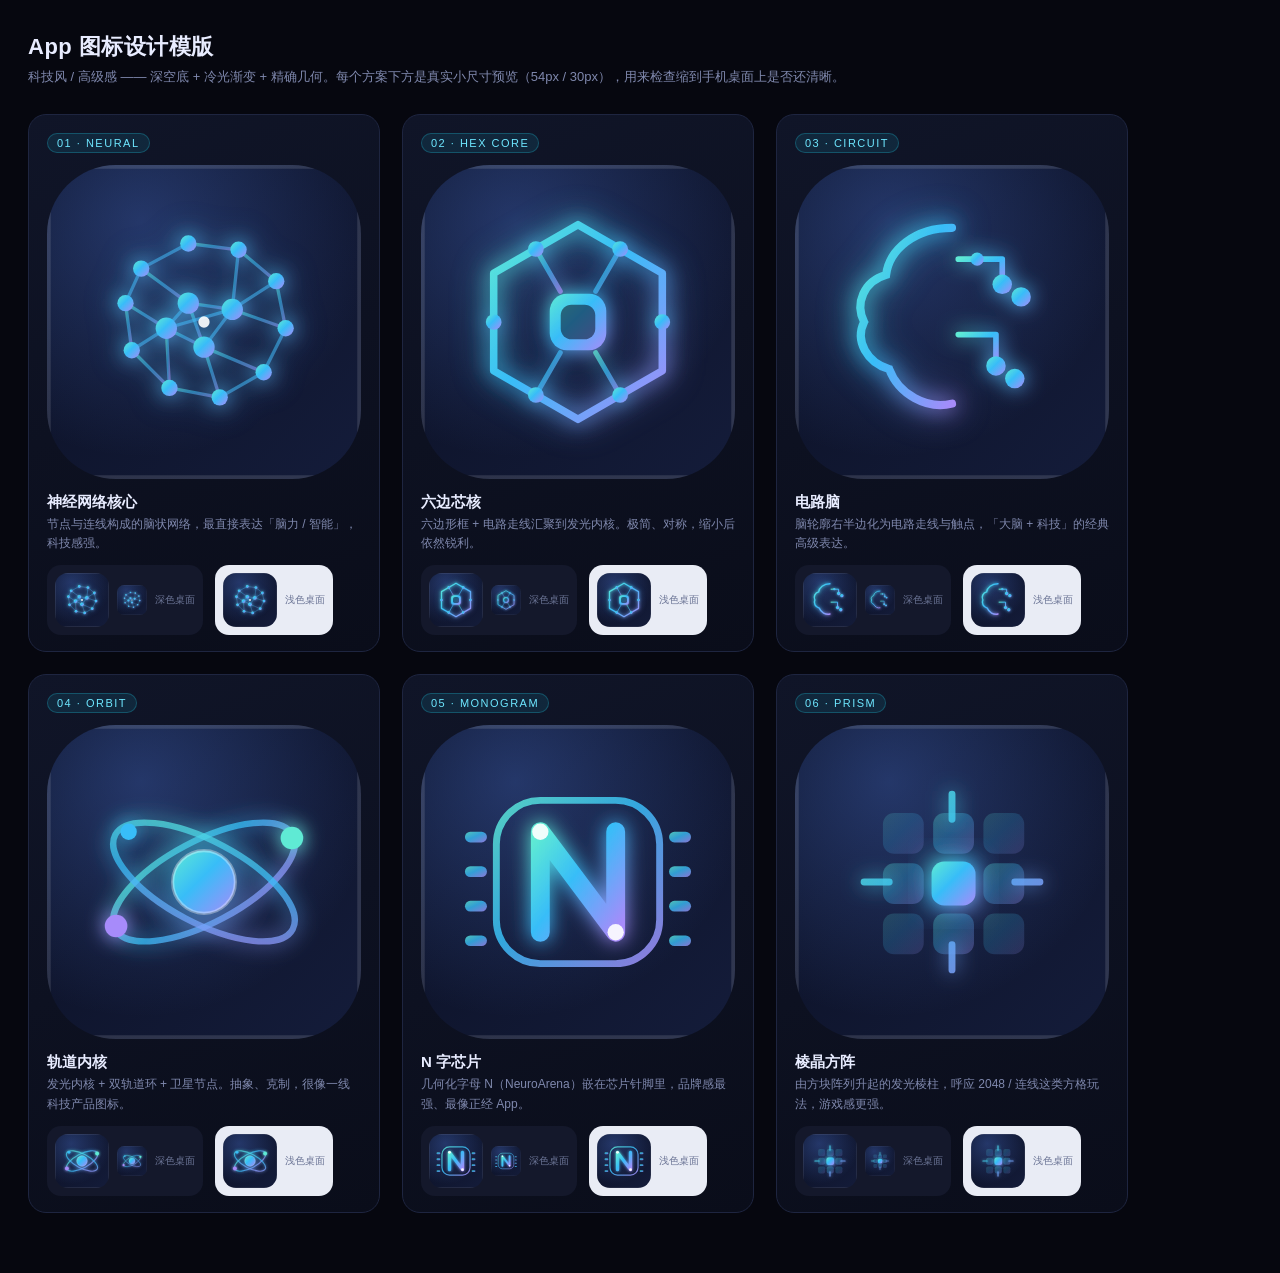
<file: design/icon-template.html>
<!DOCTYPE html>
<html lang="zh-CN">
<head>
<meta charset="UTF-8" />
<title>App 图标设计模版 · 脑力训练场</title>
<style>
  * { box-sizing: border-box; }
  body {
    margin: 0; padding: 32px 28px 60px;
    background: #06070f;
    color: #e8ecff;
    font-family: "PingFang SC", "Microsoft YaHei", -apple-system, BlinkMacSystemFont, "Segoe UI", sans-serif;
  }
  h1 { font-size: 22px; margin: 0 0 6px; letter-spacing: .5px; }
  .sub { color: #7f88ad; font-size: 13px; margin: 0 0 28px; }
  .grid { display: grid; grid-template-columns: repeat(3, 1fr); gap: 22px; max-width: 1100px; }
  @media (max-width: 900px) { .grid { grid-template-columns: repeat(2, 1fr); } }
  .card {
    background: linear-gradient(160deg, #101528 0%, #0a0d1a 100%);
    border: 1px solid #1e2540; border-radius: 18px; padding: 18px 18px 16px;
  }
  .tag {
    display: inline-block; font-size: 11px; letter-spacing: 1.5px; color: #6ee7ff;
    background: rgba(34,211,238,.10); border: 1px solid rgba(34,211,238,.25);
    padding: 3px 9px; border-radius: 999px; margin-bottom: 12px;
  }
  .big { width: 100%; aspect-ratio: 1/1; border-radius: 22%; overflow: hidden; display: block; }
  .name { font-size: 15px; font-weight: 700; margin: 14px 0 3px; }
  .desc { font-size: 12px; color: #7f88ad; line-height: 1.6; margin: 0 0 12px; min-height: 32px; }
  .row { display: flex; align-items: center; gap: 12px; }
  .chip { padding: 8px; border-radius: 14px; display: flex; align-items: center; gap: 8px; }
  .chip.dark { background: #14182b; }
  .chip.light { background: #e9ecf5; }
  .mini { width: 54px; height: 54px; border-radius: 24%; overflow: hidden; display: block; }
  .tiny { width: 30px; height: 30px; border-radius: 24%; overflow: hidden; display: block; }
  .cap { font-size: 10px; color: #6b7495; }
</style>
</head>
<body>
  <h1>App 图标设计模版</h1>
  <p class="sub">科技风 / 高级感 —— 深空底 + 冷光渐变 + 精确几何。每个方案下方是真实小尺寸预览（54px / 30px），用来检查缩到手机桌面上是否还清晰。</p>
  <div class="grid" id="grid"></div>

<script src="icon-lib.js"></script>
<script>
const grid = document.getElementById("grid");
NA_ICONS.ICONS.forEach((ic, i) => {
  const p = "i" + i + "_";
  const card = document.createElement("div");
  card.className = "card";
  card.innerHTML = `
    <span class="tag">${String(i+1).padStart(2,"0")} \u00b7 ${ic.tag}</span>
    <div class="big">${NA_ICONS.render(ic.id, p)}</div>
    <div class="name">${ic.name}</div>
    <p class="desc">${ic.desc}</p>
    <div class="row">
      <div class="chip dark"><div class="mini">${NA_ICONS.render(ic.id, p+"d")}</div><div class="tiny">${NA_ICONS.render(ic.id, p+"t")}</div><span class="cap">\u6df1\u8272\u684c\u9762</span></div>
      <div class="chip light"><div class="mini">${NA_ICONS.render(ic.id, p+"l")}</div><span class="cap">\u6d45\u8272\u684c\u9762</span></div>
    </div>`;
  grid.appendChild(card);
});
</script>
</body>
</html>
</file>
<file: assets/style.css>
/* ============================================================
   脑力训练场 · NeuroArena
   全局样式 — 深色现代主题，响应式，支持触屏
   ============================================================ */

:root {
  --bg: #0f1220;
  --bg-soft: #161a2e;
  --panel: #1b2038;
  --panel-2: #222847;
  --line: #2c3355;
  --text: #eef1ff;
  --muted: #9aa3c7;
  --muted-2: #6f78a0;

  /* 每个技能的主题色 */
  --reason: #8b7dff;   /* 推理 · 紫 */
  --reason-2: #5b46ff;
  --logic: #2fd39a;    /* 思维 · 绿 */
  --logic-2: #17a877;
  --reaction: #ffb020; /* 反应 · 橙 */
  --reaction-2: #ff7a1a;
  --spatial: #40c4ff;  /* 维度 · 蓝 */
  --spatial-2: #2b8bff;
  --schulte: #ff7ac0;  /* 综合 · 粉 */
  --schulte-2: #e0489f;

  --good: #35d07f;
  --bad: #ff5d6c;
  --warn: #ffc857;

  --ring: rgba(255, 255, 255, .14);  /* 棋子/色块描边 */
  --peg-mark: #ffffff;               /* 反馈点标记 */
  --arena-text: #eef1ff;             /* 反应区固定浅色文字 */
  --overlay-bg: rgba(15, 18, 32, .82);

  --radius: 18px;
  --radius-sm: 12px;
  --shadow: 0 18px 45px rgba(0, 0, 0, .45);
  --ease: cubic-bezier(.22, .61, .36, 1);
}

* { box-sizing: border-box; }

html, body {
  margin: 0;
  padding: 0;
  min-height: 100%;
}

body {
  font-family: "PingFang SC", "Microsoft YaHei", "Noto Sans SC",
    -apple-system, BlinkMacSystemFont, "Segoe UI", Roboto, sans-serif;
  background: radial-gradient(1200px 800px at 15% -10%, #1a2040 0%, var(--bg) 55%),
              radial-gradient(900px 700px at 110% 10%, #171a33 0%, transparent 60%),
              var(--bg);
  color: var(--text);
  min-height: 100vh;
  display: flex;
  flex-direction: column;
  -webkit-tap-highlight-color: transparent;
  overflow-x: hidden;
}

/* 背景光晕 */
.bg-orbs { position: fixed; inset: 0; z-index: 0; pointer-events: none; filter: blur(60px); opacity: .5; }
.orb { position: absolute; border-radius: 50%; }
.orb-1 { width: 340px; height: 340px; top: -80px; left: -60px; background: #4b3bff; opacity: .35; }
.orb-2 { width: 300px; height: 300px; bottom: -100px; right: -60px; background: #17a877; opacity: .28; }
.orb-3 { width: 260px; height: 260px; top: 40%; left: 60%; background: #2b8bff; opacity: .22; }

/* ---------- 头部 ---------- */
.app-header {
  position: relative;
  z-index: 2;
  display: flex;
  align-items: center;
  justify-content: space-between;
  padding: 16px clamp(16px, 4vw, 40px);
  gap: 12px;
}
.brand { display: flex; align-items: center; gap: 12px; cursor: pointer; border-radius: 14px; padding: 6px 8px; outline: none; }
.brand:focus-visible { box-shadow: 0 0 0 2px var(--reason-2); }
.brand-logo { font-size: 30px; line-height: 1; filter: drop-shadow(0 4px 10px rgba(91, 70, 255, .5)); }
.brand-text { display: flex; flex-direction: column; }
.brand-text strong { font-size: 18px; letter-spacing: .5px; }
.brand-text small { color: var(--muted); font-size: 11px; letter-spacing: .5px; }

.icon-btn {
  background: var(--panel);
  border: 1px solid var(--line);
  color: var(--text);
  width: 42px; height: 42px;
  border-radius: 12px;
  font-size: 18px;
  cursor: pointer;
  transition: transform .15s var(--ease), background .2s;
}
.icon-btn:hover { background: var(--panel-2); transform: translateY(-1px); }
.icon-btn:active { transform: translateY(0) scale(.96); }
.icon-btn.muted { opacity: .55; }
.header-actions { display: flex; gap: 10px; }

/* ---------- 主区域 ---------- */
.app-main {
  position: relative;
  z-index: 1;
  flex: 1;
  width: 100%;
  max-width: 960px;
  margin: 0 auto;
  padding: 8px clamp(16px, 4vw, 40px) 32px;
}

.app-footer {
  position: relative;
  z-index: 1;
  text-align: center;
  color: var(--muted-2);
  font-size: 12px;
  padding: 14px;
}

/* ---------- 首页卡片 ---------- */
.home-intro { text-align: center; margin: 6px 0 22px; }
.home-intro h1 { font-size: clamp(24px, 5vw, 34px); margin: 0 0 8px; }
.home-intro p { color: var(--muted); margin: 0; font-size: 14px; }

.card-grid {
  display: grid;
  grid-template-columns: repeat(2, 1fr);
  gap: 16px;
}
@media (max-width: 560px) { .card-grid { grid-template-columns: 1fr; } }

.game-card {
  position: relative;
  text-align: left;
  background: linear-gradient(160deg, var(--panel) 0%, var(--bg-soft) 100%);
  border: 1px solid var(--line);
  border-radius: var(--radius);
  padding: 20px;
  cursor: pointer;
  overflow: hidden;
  transition: transform .2s var(--ease), border-color .2s, box-shadow .25s;
  color: var(--text);
  font: inherit;
}
.game-card::before {
  content: "";
  position: absolute; inset: 0;
  background: radial-gradient(280px 160px at 100% 0%, var(--accent, #5b46ff) 0%, transparent 70%);
  opacity: .16;
  transition: opacity .25s;
}
.game-card:hover { transform: translateY(-4px); border-color: var(--accent, #5b46ff); box-shadow: var(--shadow); }
.game-card:hover::before { opacity: .28; }
.game-card:focus-visible { outline: 2px solid var(--accent); outline-offset: 2px; }

.gc-top { display: flex; align-items: center; gap: 14px; margin-bottom: 12px; }
.gc-icon {
  width: 54px; height: 54px; border-radius: 14px;
  display: grid; place-items: center;
  font-size: 28px;
  background: linear-gradient(150deg, var(--accent) 0%, var(--accent-2) 100%);
  box-shadow: 0 10px 24px -8px var(--accent);
}
.gc-title { display: flex; flex-direction: column; }
.gc-title b { font-size: 19px; }
.gc-title span { font-size: 12px; color: var(--muted); letter-spacing: 2px; text-transform: uppercase; }
.gc-desc { color: var(--muted); font-size: 13.5px; line-height: 1.6; margin: 0 0 14px; min-height: 44px; }
.gc-foot { display: flex; align-items: center; justify-content: space-between; font-size: 12.5px; }
.gc-best { color: var(--muted); }
.gc-best b { color: var(--accent); font-size: 15px; }
.gc-play { color: var(--accent); font-weight: 700; display: inline-flex; align-items: center; gap: 4px; }

/* ---------- 通用游戏界面 ---------- */
.screen { animation: fade .35s var(--ease); }
@keyframes fade { from { opacity: 0; transform: translateY(10px); } to { opacity: 1; transform: none; } }

.game-head {
  display: flex; align-items: center; gap: 12px;
  margin-bottom: 14px;
  flex-wrap: wrap; row-gap: 10px;
}
.game-head h2 { white-space: nowrap; }
.back-btn {
  background: var(--panel); border: 1px solid var(--line); color: var(--text);
  border-radius: 12px; padding: 9px 14px; cursor: pointer; font-size: 14px;
  display: inline-flex; align-items: center; gap: 6px; transition: background .2s, transform .15s;
}
.back-btn:hover { background: var(--panel-2); transform: translateX(-2px); }
.game-head h2 { margin: 0; font-size: 20px; display: flex; align-items: center; gap: 8px; }
.game-head .spacer { flex: 1; }

.stat-pills { display: flex; gap: 8px; flex-wrap: wrap; }
.pill {
  background: var(--panel); border: 1px solid var(--line);
  border-radius: 999px; padding: 6px 12px; font-size: 13px; color: var(--muted);
  display: inline-flex; align-items: center; gap: 6px; white-space: nowrap;
}
.pill b { color: var(--text); font-variant-numeric: tabular-nums; }
.pill.accent b { color: var(--accent); }

.panel {
  background: linear-gradient(160deg, var(--panel) 0%, var(--bg-soft) 100%);
  border: 1px solid var(--line);
  border-radius: var(--radius);
  padding: clamp(16px, 3vw, 26px);
}
.hint { color: var(--muted); font-size: 13.5px; line-height: 1.65; margin: 0 0 16px; }
.hint b { color: var(--text); }

/* 折叠式玩法说明：目标常驻，规则点开 */
.howto { margin: 0 0 18px; border: 1px solid var(--line); border-radius: 14px; background: var(--bg-soft); }
.howto > summary { list-style: none; cursor: pointer; padding: 13px 16px; display: flex; align-items: center; gap: 12px; }
.howto > summary::-webkit-details-marker { display: none; }
.howto > summary:focus-visible { outline: 2px solid var(--accent); outline-offset: 2px; border-radius: 14px; }
.howto-goal { flex: 1; color: var(--text); font-weight: 600; font-size: 14.5px; line-height: 1.5; }
.howto-more { color: var(--accent); font-size: 12.5px; white-space: nowrap; display: inline-flex; align-items: center; gap: 4px; }
.howto-more::after { content: "▾"; }
.howto[open] .howto-more::after { content: "▴"; }
.howto-body { padding: 2px 16px 15px; color: var(--muted); font-size: 13.5px; line-height: 1.75; }
.howto-body b { color: var(--text); }

.palette-label { text-align: center; color: var(--muted); font-size: 13px; margin: 4px 0 10px; }

.btn {
  border: none; border-radius: 12px; padding: 12px 20px; cursor: pointer;
  font-size: 15px; font-weight: 600; color: #fff;
  background: linear-gradient(150deg, var(--accent) 0%, var(--accent-2) 100%);
  box-shadow: 0 10px 22px -10px var(--accent);
  transition: transform .15s var(--ease), filter .2s, opacity .2s;
}
.btn:hover { filter: brightness(1.08); transform: translateY(-1px); }
.btn:active { transform: translateY(0) scale(.98); }
.btn:disabled { opacity: .45; cursor: not-allowed; filter: none; transform: none; }
.btn.ghost { background: var(--panel-2); box-shadow: none; color: var(--text); border: 1px solid var(--line); }

.center { text-align: center; }
.mt { margin-top: 16px; }
.row { display: flex; gap: 10px; flex-wrap: wrap; align-items: center; }
.row.center { justify-content: center; }

.toast {
  position: fixed; left: 50%; bottom: 34px; transform: translateX(-50%) translateY(20px);
  background: var(--panel-2); border: 1px solid var(--line); color: var(--text);
  padding: 12px 20px; border-radius: 12px; font-size: 14px; z-index: 50;
  opacity: 0; pointer-events: none; transition: opacity .3s, transform .3s; box-shadow: var(--shadow);
}
.toast.show { opacity: 1; transform: translateX(-50%) translateY(0); }

/* ============================================================
   1) 推理 · 密码破译 (Mastermind)
   ============================================================ */
.mm-legend { display: flex; flex-wrap: wrap; gap: 8px; margin-bottom: 14px; }
.mm-board { display: flex; flex-direction: column; gap: 8px; margin-bottom: 16px; }
.mm-row {
  display: flex; align-items: center; gap: 12px;
  background: var(--bg-soft); border: 1px solid var(--line);
  border-radius: 14px; padding: 8px 12px;
}
.mm-row.current { border-color: var(--accent); box-shadow: 0 0 0 1px var(--accent) inset; }
.mm-idx { width: 22px; text-align: center; color: var(--muted-2); font-size: 13px; font-variant-numeric: tabular-nums; }
.mm-pegs { display: flex; gap: 8px; }
.peg {
  width: 38px; height: 38px; border-radius: 50%;
  border: 2px solid var(--ring);
  background: var(--panel-2);
  display: grid; place-items: center; cursor: default;
  transition: transform .15s;
}
.mm-row.current .peg { cursor: pointer; width: 46px; height: 46px; }
.mm-row.current .peg:hover { transform: scale(1.06); }
.mm-row.current .peg.color-empty { border-style: dashed; }
.peg.sel { box-shadow: 0 0 0 3px rgba(255,255,255,.15); }
.mm-feedback { margin-left: auto; display: grid; grid-template-columns: repeat(2, 12px); grid-auto-rows: 12px; gap: 3px; }
.fb-dot { width: 12px; height: 12px; border-radius: 50%; background: var(--panel-2); border: 1px solid var(--line); }
.fb-dot.exact { background: var(--peg-mark); border-color: var(--peg-mark); }
.fb-dot.color { background: transparent; border-color: var(--peg-mark); }

.palette { display: flex; flex-wrap: wrap; gap: 12px; justify-content: center; margin-bottom: 14px; }
.swatch {
  width: 52px; height: 52px; border-radius: 14px; cursor: pointer; border: 2px solid var(--ring);
  transition: transform .12s, box-shadow .2s;
}
.swatch:hover { transform: translateY(-2px) scale(1.05); }
.swatch:active { transform: translateY(0) scale(.94); }

.color-0 { background: #ff5d6c; } .color-1 { background: #ffb020; }
.color-2 { background: #ffe45e; } .color-3 { background: #2fd39a; }
.color-4 { background: #40c4ff; } .color-5 { background: #b388ff; }
.color-6 { background: #ff79c6; } /* 困难模式第 7 色 */
.color-empty { background: var(--panel-2); }

/* ============================================================
   2) 思维 · 数列推理
   ============================================================ */
.seq-display {
  font-size: clamp(24px, 6vw, 40px); font-weight: 800; text-align: center;
  letter-spacing: 2px; margin: 10px 0 6px; font-variant-numeric: tabular-nums;
  min-height: 56px; display: flex; align-items: center; justify-content: center; gap: 6px; flex-wrap: wrap;
}
.seq-q { color: var(--accent); }
.seq-sub { text-align: center; color: var(--muted); font-size: 13px; margin-bottom: 18px; }
.seq-options { display: grid; grid-template-columns: repeat(2, 1fr); gap: 12px; }
.seq-opt {
  background: var(--bg-soft); border: 1.5px solid var(--line); color: var(--text);
  border-radius: 14px; padding: 18px; font-size: 22px; font-weight: 700; cursor: pointer;
  font-variant-numeric: tabular-nums; transition: transform .12s, border-color .2s, background .2s;
}
.seq-opt:hover { border-color: var(--accent); transform: translateY(-2px); }
.seq-opt.correct { background: rgba(53, 208, 127, .18); border-color: var(--good); }
.seq-opt.wrong { background: rgba(255, 93, 108, .16); border-color: var(--bad); }
.seq-opt:disabled { cursor: default; }

.timebar { height: 8px; background: var(--panel-2); border-radius: 999px; overflow: hidden; margin-bottom: 18px; }
.timebar > i { display: block; height: 100%; width: 100%; background: linear-gradient(90deg, var(--accent), var(--accent-2)); transition: width .1s linear; }

/* ============================================================
   3) 反应 · 极速反应
   ============================================================ */
.react-arena {
  position: relative;
  width: 100%;
  aspect-ratio: 1 / 1;
  max-height: 62vh;
  background: radial-gradient(circle at 50% 40%, #12162b 0%, #0c0f1e 100%);
  border: 1px solid var(--line);
  border-radius: var(--radius);
  overflow: hidden;
  user-select: none;
  touch-action: manipulation;
}
.react-arena.wait { cursor: pointer; }
.react-center {
  position: absolute; inset: 0; display: grid; place-items: center; text-align: center; padding: 20px;
  color: var(--arena-text);
}
.react-center h3 { margin: 0 0 6px; font-size: clamp(20px, 5vw, 30px); }
.react-center p { margin: 4px 0; color: rgba(238, 241, 255, .7); font-size: 14px; }
.react-big { font-size: clamp(34px, 9vw, 64px); font-weight: 800; font-variant-numeric: tabular-nums; }
.react-arena.state-ready { background: radial-gradient(circle at 50% 45%, #3a2a12 0%, #241608 100%); }
.react-arena.state-go { background: radial-gradient(circle at 50% 45%, #123821 0%, #0a2716 100%); }
.react-arena.state-early { background: radial-gradient(circle at 50% 45%, #3a1420 0%, #260a12 100%); }

.target {
  position: absolute;
  width: 66px; height: 66px; border-radius: 50%;
  background: radial-gradient(circle at 35% 30%, #fff6d8, var(--reaction) 55%, var(--reaction-2));
  box-shadow: 0 0 0 6px rgba(255, 176, 32, .18), 0 8px 30px rgba(255, 122, 26, .4);
  display: grid; place-items: center; cursor: pointer;
  transform: translate(-50%, -50%) scale(0);
  animation: pop .18s var(--ease) forwards;
}
@keyframes pop { to { transform: translate(-50%, -50%) scale(1); } }
.target::after { content: "⚡"; font-size: 26px; }

/* ============================================================
   4) 维度 · 空间旋转
   ============================================================ */
.sp-wrap { display: flex; flex-direction: column; align-items: center; gap: 18px; }
.sp-ref { text-align: center; }
.sp-ref .label { color: var(--muted); font-size: 13px; margin-bottom: 8px; }
.sp-canvas {
  background: var(--bg-soft); border: 1.5px solid var(--line); border-radius: 16px;
  display: block;
}
.sp-ref .sp-canvas { border-color: var(--accent); box-shadow: 0 0 0 1px var(--accent) inset; }
.sp-options { display: grid; grid-template-columns: repeat(2, 1fr); gap: 14px; width: 100%; max-width: 420px; }
.sp-option {
  padding: 8px; border-radius: 16px; background: transparent; border: none; cursor: pointer;
  display: grid; place-items: center; transition: transform .12s;
}
.sp-option:hover .sp-canvas { border-color: var(--accent); }
.sp-option:hover { transform: translateY(-2px); }
.sp-option.correct .sp-canvas { border-color: var(--good); box-shadow: 0 0 0 2px var(--good); }
.sp-option.wrong .sp-canvas { border-color: var(--bad); box-shadow: 0 0 0 2px var(--bad); }
.sp-option:disabled { cursor: default; }

/* ---------- 结算 ---------- */
.result-card { text-align: center; padding: 8px 0; }
.result-emoji { font-size: 54px; }
.result-card h3 { font-size: 24px; margin: 8px 0 4px; }
.result-card .big-num { font-size: 46px; font-weight: 800; color: var(--accent); font-variant-numeric: tabular-nums; }
.result-card .sub { color: var(--muted); font-size: 14px; margin-bottom: 18px; }
.new-best { display: inline-block; background: linear-gradient(150deg, var(--accent), var(--accent-2)); color: #fff; padding: 4px 12px; border-radius: 999px; font-size: 13px; font-weight: 700; margin-bottom: 12px; animation: pulse 1s infinite; }
@keyframes pulse { 0%,100% { transform: scale(1); } 50% { transform: scale(1.06); } }

/* ---------- 难度分段控件 ---------- */
.diffbar { display: flex; align-items: center; gap: 8px; margin-bottom: 14px; flex-wrap: wrap; }
.diffbar-label { color: var(--muted); font-size: 13px; margin-right: 2px; }
.diff-seg {
  background: var(--panel); border: 1px solid var(--line); color: var(--muted);
  border-radius: 999px; padding: 7px 16px; cursor: pointer; font-size: 13.5px; font-weight: 600;
  transition: color .18s, background .18s, border-color .18s, box-shadow .18s;
}
.diff-seg:hover { color: var(--text); border-color: var(--accent); }
.diff-seg.active { color: #fff; background: linear-gradient(150deg, var(--accent), var(--accent-2)); border-color: transparent; box-shadow: 0 8px 18px -10px var(--accent); }

/* ---------- featured 卡片（综合游戏，通栏） ---------- */
.game-card.featured { grid-column: 1 / -1; }
@media (max-width: 560px) { .game-card.featured { grid-column: auto; } }

/* ---------- 5) 综合 · 舒尔特方格 ---------- */
.schulte-grid {
  position: relative;
  display: grid;
  grid-auto-rows: 1fr;
  gap: 8px;
  width: 100%;
  max-width: 460px;
  margin: 4px auto 0;
  aspect-ratio: 1 / 1;
}
.schulte-cell {
  border: 1.5px solid var(--line);
  background: var(--bg-soft);
  color: var(--text);
  border-radius: 12px;
  font-size: clamp(18px, 5vw, 28px);
  font-weight: 700;
  font-variant-numeric: tabular-nums;
  cursor: pointer;
  display: grid; place-items: center;
  transition: background .15s, transform .08s, border-color .15s, opacity .2s;
  user-select: none;
}
.schulte-cell:hover { border-color: var(--accent); }
.schulte-cell:active { transform: scale(.94); }
.schulte-cell.done {
  background: linear-gradient(150deg, var(--accent), var(--accent-2));
  color: #fff; border-color: transparent; opacity: .45; cursor: default;
}
.schulte-cell.shake { animation: shake .3s; border-color: var(--bad); }
@keyframes shake { 0%,100% { transform: translateX(0); } 20%,60% { transform: translateX(-5px); } 40%,80% { transform: translateX(5px); } }
.schulte-overlay {
  position: absolute; inset: 0;
  background: var(--overlay-bg);
  backdrop-filter: blur(3px);
  border-radius: var(--radius);
  display: grid; place-items: center; text-align: center;
  z-index: 3;
}
.schulte-overlay h3 { margin: 0 0 6px; font-size: 22px; }
.schulte-overlay p { margin: 0 0 4px; color: var(--muted); font-size: 14px; }

/* ============================================================
   浅色主题（由 <html data-theme="light"> 驱动）
   ============================================================ */
:root[data-theme="light"] {
  --bg: #eef1f8;
  --bg-soft: #ffffff;
  --panel: #ffffff;
  --panel-2: #eef1f8;
  --line: #dbe0ee;
  --text: #1b2138;
  --muted: #5c6486;
  --muted-2: #8991af;

  --ring: rgba(20, 26, 54, .16);
  --peg-mark: #1b2138;
  --shadow: 0 18px 45px rgba(38, 50, 90, .16);
  /* 反应区与舒尔特开始遮罩保持深色，文字用固定浅色 —— 变量维持默认深色值 */
}
:root[data-theme="light"] body {
  background: radial-gradient(1200px 800px at 15% -10%, #e6ecfb 0%, var(--bg) 55%),
              radial-gradient(900px 700px at 110% 10%, #eaf0ff 0%, transparent 60%),
              var(--bg);
}
:root[data-theme="light"] .bg-orbs { opacity: .22; }
:root[data-theme="light"] .brand-logo { filter: drop-shadow(0 4px 10px rgba(91, 70, 255, .3)); }
/* 浅色下正误提示底色略加深以保证可读 */
:root[data-theme="light"] .seq-opt.correct { background: rgba(23, 168, 119, .16); }
:root[data-theme="light"] .seq-opt.wrong { background: rgba(255, 93, 108, .14); }

/* ============================================================
   能力总览 · 雷达图 + 成绩明细
   ============================================================ */
:root { --profile: #8b90ff; --radar-grid: rgba(150, 160, 200, .22); }
:root[data-theme="light"] { --profile: #5b46ff; --radar-grid: rgba(80, 90, 130, .24); }

.stats-hero { display: flex; flex-direction: column; align-items: center; }
.radar-canvas { width: 340px; max-width: 100%; aspect-ratio: 1 / 1; display: block; }
.stats-score { text-align: center; margin-top: 2px; }
.stats-score .num { font-size: 46px; font-weight: 800; color: var(--profile); font-variant-numeric: tabular-nums; line-height: 1; }
.stats-score .rank { color: var(--muted); font-size: 14.5px; margin-top: 5px; }
.stats-note { color: var(--muted-2); font-size: 12px; text-align: center; margin-top: 12px; max-width: 380px; line-height: 1.5; }

.stats-table-wrap { overflow-x: auto; margin-top: 22px; }
.stats-table { width: 100%; border-collapse: collapse; font-size: 14px; min-width: 380px; }
.stats-table th, .stats-table td { padding: 11px 12px; text-align: center; border-bottom: 1px solid var(--line); font-variant-numeric: tabular-nums; white-space: nowrap; }
.stats-table thead th { color: var(--muted); font-weight: 600; font-size: 12px; letter-spacing: .5px; }
.stats-table td:first-child, .stats-table th:first-child { text-align: left; }
.stats-table tbody tr:last-child td { border-bottom: none; }
.stats-table .mod { display: inline-flex; align-items: center; gap: 8px; font-weight: 600; }
.stats-table .mod .i { font-size: 18px; }
.stats-empty { text-align: center; padding: 16px 8px; }

/* 窄屏隐藏品牌副标题，避免头部换行 */
@media (max-width: 480px) { .brand-text small { display: none; } .header-actions { gap: 8px; } }

/* ============================================================
   1) 2048
   ============================================================ */
.g2048-wrap { max-width: 460px; margin: 4px auto 0; user-select: none; }
.g2048-grid { display: grid; grid-auto-rows: 1fr; gap: 8px; aspect-ratio: 1 / 1; background: var(--panel-2); border: 1px solid var(--line); border-radius: 16px; padding: 8px; }
.g2048-cell { display: grid; place-items: center; border-radius: 9px; background: var(--bg-soft); font-weight: 800; font-variant-numeric: tabular-nums; font-size: clamp(16px, 5.2vw, 30px); color: var(--text); }
.g2048-cell.filled { animation: tilepop .12s ease; box-shadow: 0 2px 6px rgba(0, 0, 0, .18); }
.g2048-cell.big { font-size: clamp(14px, 4.4vw, 26px); }
.g2048-cell.huge { font-size: clamp(11px, 3.6vw, 21px); }
@keyframes tilepop { from { transform: scale(.82); } to { transform: scale(1); } }

/* ============================================================
   2) 连线 Flow
   ============================================================ */
.flow-wrap { max-width: 460px; margin: 4px auto 0; user-select: none; }
.flow-grid { display: grid; grid-auto-rows: 1fr; gap: 4px; aspect-ratio: 1 / 1; background: var(--panel-2); border: 1px solid var(--line); border-radius: 16px; padding: 6px; }
.flow-cell { position: relative; border-radius: 7px; background: var(--bg-soft); display: grid; place-items: center; }
.flow-cell.path { background: var(--pc); }
.flow-dot { width: 64%; height: 64%; border-radius: 50%; background: var(--pc); box-shadow: 0 1px 5px rgba(0, 0, 0, .35); }

/* ============================================================
   3) 扫雷 Minesweeper
   ============================================================ */
.mine-wrap { max-width: 100%; overflow-x: auto; margin: 4px auto 0; }
.mine-grid { display: grid; gap: 3px; width: min(100%, 520px); margin: 0 auto; touch-action: manipulation; }
.mine-cell { aspect-ratio: 1 / 1; border-radius: 6px; background: var(--panel-2); border: 1px solid var(--line); display: grid; place-items: center; font-weight: 800; font-size: clamp(11px, 3.2vw, 17px); cursor: pointer; user-select: none; font-variant-numeric: tabular-nums; }
.mine-cell.rev { background: var(--bg-soft); border-color: transparent; cursor: default; }
.mine-cell.boom { background: rgba(255, 93, 108, .32); border-color: var(--bad); }
.mine-cell:not(.rev):active { transform: scale(.92); }

/* ============================================================
   4) 记忆翻牌 Memory
   ============================================================ */
.mem-grid { display: grid; gap: 10px; max-width: 460px; margin: 4px auto 0; }
.mem-card { position: relative; aspect-ratio: 3 / 4; border-radius: 12px; border: none; cursor: pointer; background: linear-gradient(150deg, var(--accent), var(--accent-2)); display: grid; place-items: center; transition: transform .12s; }
.mem-card:active { transform: scale(.95); }
.mem-card::after { content: "?"; position: absolute; color: rgba(255, 255, 255, .6); font-weight: 800; font-size: clamp(18px, 5vw, 28px); }
.mem-card.up::after, .mem-card.done::after { content: ""; }
.mem-card.up, .mem-card.done { background: var(--bg-soft); border: 1px solid var(--line); }
.mem-card.done { opacity: .5; }
.mem-face { font-size: clamp(22px, 7vw, 40px); opacity: 0; transition: opacity .1s; }
.mem-card.up .mem-face, .mem-card.done .mem-face { opacity: 1; }
</file>
